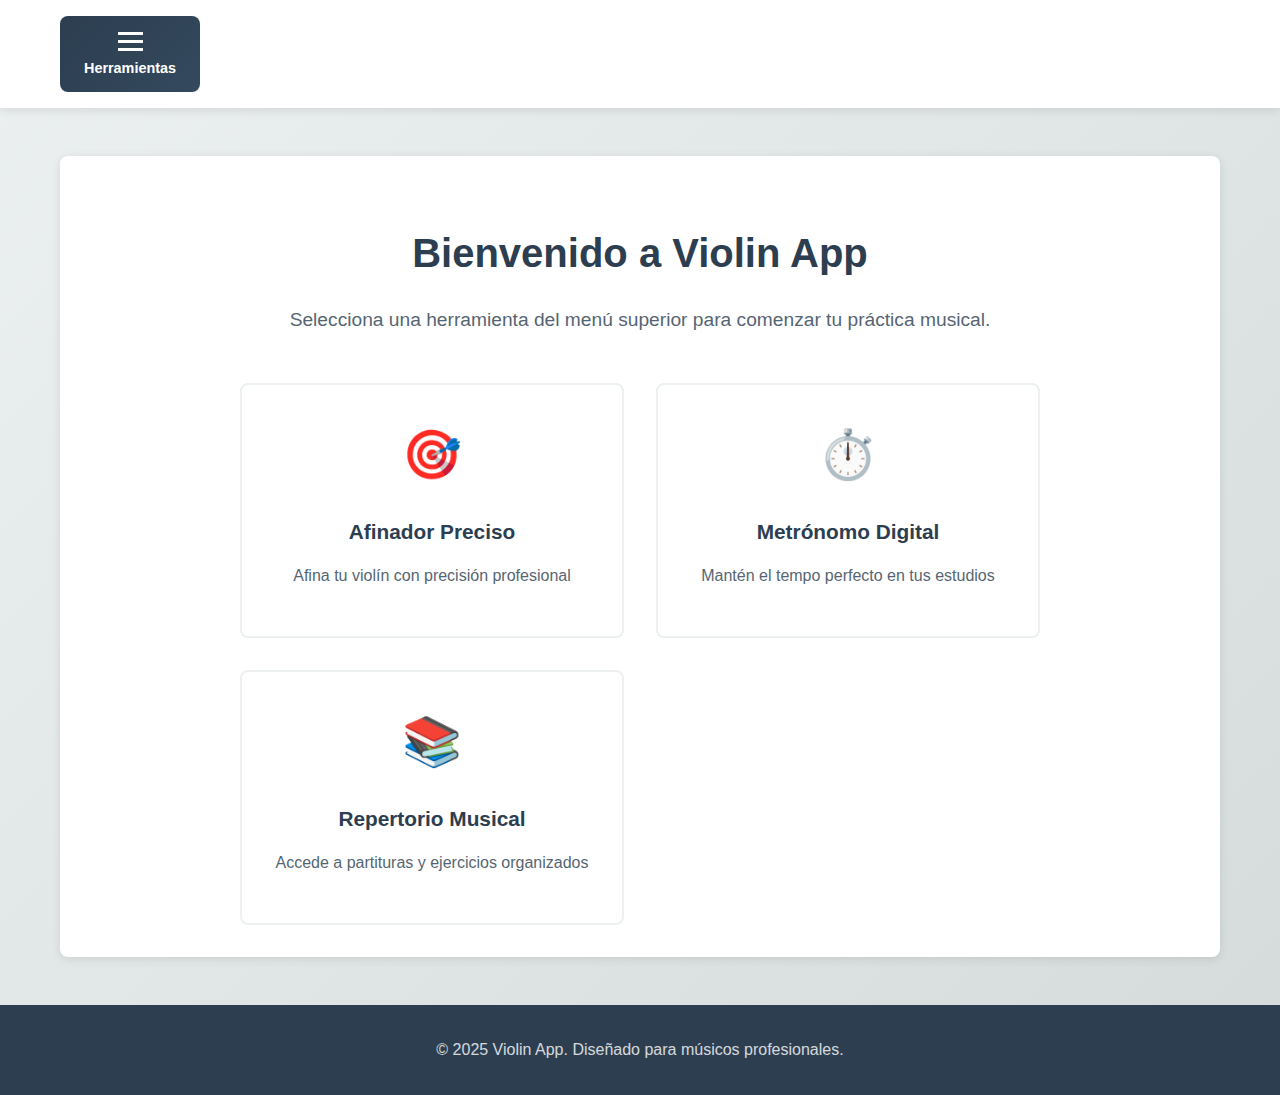
<file: index.html>
<!DOCTYPE html>
<html lang="es">
<head>
  <meta charset="UTF-8">
  <meta name="viewport" content="width=device-width, initial-scale=1.0">
  <meta name="description" content="Aplicación profesional para violinistas con afinador, metrónomo y repertorio musical">
  <meta name="keywords" content="violín, afinador, metrónomo, música, repertorio">
  <meta name="author" content="Violin App">
  <meta name="theme-color" content="#2c3e50">
  
  <title>Violin App - Herramientas Profesionales para Violinistas</title>
  
  <!-- Preload critical resources -->
  <link rel="preload" href="style.css" as="style">
  <link rel="preload" href="app.js" as="script">
  
  <!-- Stylesheets -->
  <link rel="stylesheet" href="style.css">
  
  <!-- PWA Manifest -->
  <link rel="manifest" href="manifest.json">
  
  <!-- Favicon and Icons -->
  <link rel="icon" type="image/x-icon" href="/favicon.ico">
  <link rel="apple-touch-icon" sizes="180x180" href="/apple-touch-icon.png">
  
  <!-- Open Graph Meta Tags -->
  <meta property="og:title" content="Violin App - Herramientas Profesionales">
  <meta property="og:description" content="Aplicación completa con afinador, metrónomo y repertorio para violinistas">
  <meta property="og:type" content="website">
  <meta property="og:url" content="https://violinapp.com">
  <meta property="og:image" content="/og-image.jpg">
</head>
<body>
  <!-- Skip to main content for accessibility -->
  <a href="#main-content" class="skip-link">Saltar al contenido principal</a>
  
  <!-- Header Section -->


  <!-- Navigation Bar -->
  <nav class="navbar" role="navigation" aria-label="Navegación principal">
    <div class="container">
      <div class="navbar-content">
        <!-- Menu Toggle Button -->
        <button 
          id="menuToggle" 
          class="menu-toggle"
          aria-label="Abrir menú de herramientas"
          aria-expanded="false"
          aria-controls="navigationMenu"
          type="button">
          <span class="hamburger-line"></span>
          <span class="hamburger-line"></span>
          <span class="hamburger-line"></span>
          <span class="menu-text">Herramientas</span>
        </button>
    
      </div>
      
      <!-- Dropdown Menu -->
      <div id="navigationMenu" class="nav-dropdown" aria-hidden="true">
        <div class="nav-dropdown-content">
          <ul class="nav-menu" role="menubar">
            <li role="none">
              <button 
                id="afinadorBtn" 
                class="nav-button nav-button--tuner"
                role="menuitem"
                aria-describedby="tuner-desc"
                type="button">
                <span class="button-icon" aria-hidden="true">🎯</span>
                <span class="button-text">Afinador</span>
                <span class="button-desc">Afina tu violín con precisión</span>
              </button>
              <span id="tuner-desc" class="sr-only">Herramienta para afinar el violín</span>
            </li>
            <li role="none">
              <button 
                id="metronomoBtn" 
                class="nav-button nav-button--metronome"
                role="menuitem"
                aria-describedby="metronome-desc"
                type="button">
                <span class="button-icon" aria-hidden="true">⏱️</span>
                <span class="button-text">Metrónomo</span>
                <span class="button-desc">Mantén el tempo perfecto</span>
              </button>
              <span id="metronome-desc" class="sr-only">Metrónomo para mantener el tempo</span>
            </li>
            <li role="none">
              <button 
                id="repertorioBtn" 
                class="nav-button nav-button--repertoire"
                role="menuitem"
                aria-describedby="repertoire-desc"
                type="button">
                <span class="button-icon" aria-hidden="true">📚</span>
                <span class="button-text">Repertorio</span>
                <span class="button-desc">Biblioteca de partituras</span>
              </button>
              <span id="repertoire-desc" class="sr-only">Biblioteca de partituras y ejercicios</span>
            </li>
          </ul>
        </div>
      </div>
    </div>
  </nav>

  <!-- Main Content Area -->
  <main id="main-content" class="main-content" role="main" tabindex="-1">
    <div class="container">
      <section id="contenido" class="content-section" aria-live="polite" aria-label="Área de contenido dinámico">
        <div class="welcome-screen">
          <h2 class="welcome-title">Bienvenido a Violin App</h2>
          <p class="welcome-text">
            Selecciona una herramienta del menú superior para comenzar tu práctica musical.
          </p>
          <div class="feature-highlights">
            <div class="feature-card">
              <span class="feature-icon" aria-hidden="true">🎯</span>
              <h3>Afinador Preciso</h3>
              <p>Afina tu violín con precisión profesional</p>
            </div>
            <div class="feature-card">
              <span class="feature-icon" aria-hidden="true">⏱️</span>
              <h3>Metrónomo Digital</h3>
              <p>Mantén el tempo perfecto en tus estudios</p>
            </div>
            <div class="feature-card">
              <span class="feature-icon" aria-hidden="true">📚</span>
              <h3>Repertorio Musical</h3>
              <p>Accede a partituras y ejercicios organizados</p>
            </div>
          </div>
        </div>
      </section>
    </div>
  </main>

  <!-- Footer -->
  <footer class="app-footer" role="contentinfo">
    <div class="container">
      <p class="footer-text">
        &copy; 2025 Violin App. Diseñado para músicos profesionales.
      </p>
    </div>
  </footer>

  <!-- Loading indicator -->
  <div id="loading-indicator" class="loading-indicator" aria-hidden="true">
    <div class="spinner"></div>
    <span class="loading-text">Cargando...</span>
  </div>

  <!-- Scripts -->
  <script src="app.js" defer></script>
  
  <!-- Service Worker Registration -->
  <script>
    // Register service worker for PWA functionality
    if ('serviceWorker' in navigator) {
      window.addEventListener('load', () => {
        navigator.serviceWorker.register('service-worker.js')
          .then((registration) => {
            console.log('SW registered: ', registration);
          })
          .catch((registrationError) => {
            console.log('SW registration failed: ', registrationError);
          });
      });
    }
  </script>
</body>
</html>
</file>
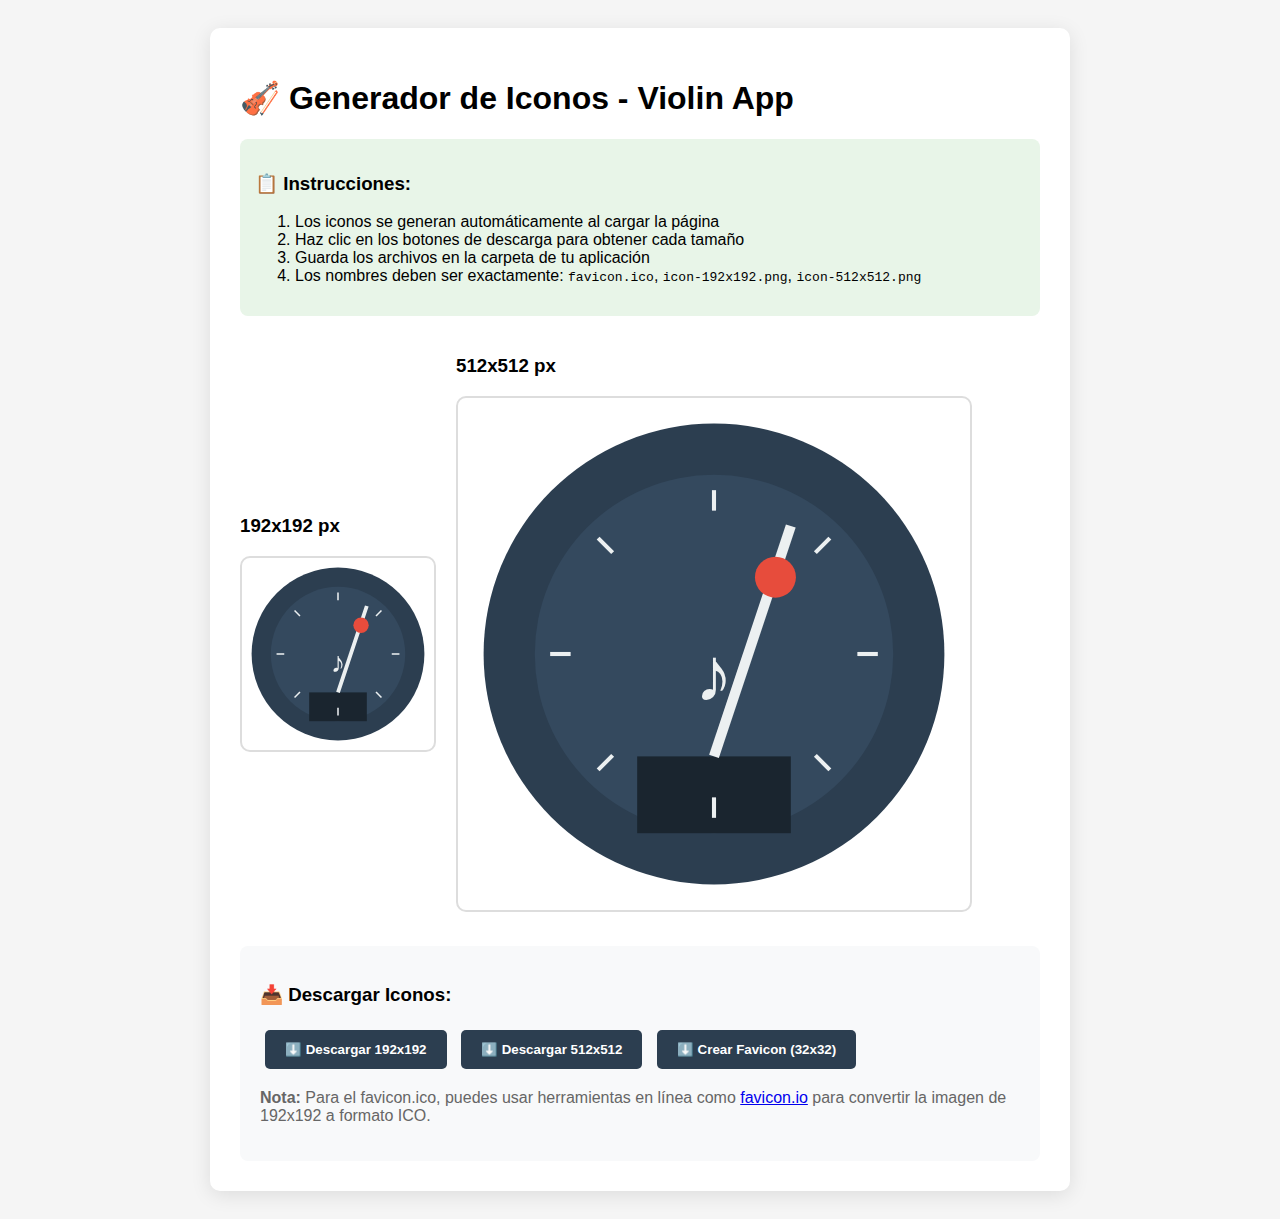
<file: create-icons.html>
<!DOCTYPE html>
<html lang="es">
<head>
    <meta charset="UTF-8">
    <meta name="viewport" content="width=device-width, initial-scale=1.0">
    <title>Generador de Iconos para Violin App</title>
    <style>
        body {
            font-family: Arial, sans-serif;
            padding: 20px;
            background: #f5f5f5;
        }
        .container {
            max-width: 800px;
            margin: 0 auto;
            background: white;
            padding: 30px;
            border-radius: 10px;
            box-shadow: 0 4px 20px rgba(0,0,0,0.1);
        }
        .icon-preview {
            display: flex;
            gap: 20px;
            margin: 20px 0;
            align-items: center;
        }
        canvas {
            border: 2px solid #ddd;
            border-radius: 10px;
        }
        .download-section {
            margin-top: 30px;
            padding: 20px;
            background: #f8f9fa;
            border-radius: 8px;
        }
        button {
            background: #2c3e50;
            color: white;
            border: none;
            padding: 12px 20px;
            border-radius: 5px;
            cursor: pointer;
            margin: 5px;
            font-weight: 600;
        }
        button:hover {
            background: #34495e;
        }
        .instructions {
            background: #e8f5e8;
            padding: 15px;
            border-radius: 8px;
            margin: 20px 0;
        }
    </style>
</head>
<body>
    <div class="container">
        <h1>🎻 Generador de Iconos - Violin App</h1>
        
        <div class="instructions">
            <h3>📋 Instrucciones:</h3>
            <ol>
                <li>Los iconos se generan automáticamente al cargar la página</li>
                <li>Haz clic en los botones de descarga para obtener cada tamaño</li>
                <li>Guarda los archivos en la carpeta de tu aplicación</li>
                <li>Los nombres deben ser exactamente: <code>favicon.ico</code>, <code>icon-192x192.png</code>, <code>icon-512x512.png</code></li>
            </ol>
        </div>

        <div class="icon-preview">
            <div>
                <h3>192x192 px</h3>
                <canvas id="icon192" width="192" height="192"></canvas>
            </div>
            <div>
                <h3>512x512 px</h3>
                <canvas id="icon512" width="512" height="512"></canvas>
            </div>
        </div>

        <div class="download-section">
            <h3>📥 Descargar Iconos:</h3>
            <button onclick="downloadIcon('icon192', 'icon-192x192.png')">⬇️ Descargar 192x192</button>
            <button onclick="downloadIcon('icon512', 'icon-512x512.png')">⬇️ Descargar 512x512</button>
            <button onclick="createFavicon()">⬇️ Crear Favicon (32x32)</button>
            
            <p style="margin-top: 15px; color: #666;">
                <strong>Nota:</strong> Para el favicon.ico, puedes usar herramientas en línea como 
                <a href="https://favicon.io/favicon-converter/" target="_blank">favicon.io</a> 
                para convertir la imagen de 192x192 a formato ICO.
            </p>
        </div>
    </div>

    <script>
        // Función para dibujar el icono del metrónomo
        function drawMetronomeIcon(canvas, size) {
            const ctx = canvas.getContext('2d');
            const center = size / 2;
            
            // Limpiar canvas
            ctx.clearRect(0, 0, size, size);
            
            // Fondo circular
            ctx.fillStyle = '#2c3e50';
            ctx.beginPath();
            ctx.arc(center, center, size * 0.45, 0, 2 * Math.PI);
            ctx.fill();
            
            // Círculo interior
            ctx.fillStyle = '#34495e';
            ctx.beginPath();
            ctx.arc(center, center, size * 0.35, 0, 2 * Math.PI);
            ctx.fill();
            
            // Base del metrónomo
            ctx.fillStyle = '#1a252f';
            ctx.fillRect(center - size * 0.15, center + size * 0.2, size * 0.3, size * 0.15);
            
            // Péndulo
            ctx.strokeStyle = '#ecf0f1';
            ctx.lineWidth = size * 0.02;
            ctx.beginPath();
            ctx.moveTo(center, center + size * 0.2);
            ctx.lineTo(center + size * 0.15, center - size * 0.25);
            ctx.stroke();
            
            // Peso del péndulo
            ctx.fillStyle = '#e74c3c';
            ctx.beginPath();
            ctx.arc(center + size * 0.12, center - size * 0.15, size * 0.04, 0, 2 * Math.PI);
            ctx.fill();
            
            // Marcas de tempo
            for (let i = 0; i < 8; i++) {
                const angle = (i * Math.PI * 2) / 8 - Math.PI / 2;
                const x1 = center + Math.cos(angle) * size * 0.28;
                const y1 = center + Math.sin(angle) * size * 0.28;
                const x2 = center + Math.cos(angle) * size * 0.32;
                const y2 = center + Math.sin(angle) * size * 0.32;
                
                ctx.strokeStyle = '#ecf0f1';
                ctx.lineWidth = size * 0.008;
                ctx.beginPath();
                ctx.moveTo(x1, y1);
                ctx.lineTo(x2, y2);
                ctx.stroke();
            }
            
            // Texto "♪" en el centro
            ctx.fillStyle = '#ecf0f1';
            ctx.font = `bold ${size * 0.15}px Arial`;
            ctx.textAlign = 'center';
            ctx.textBaseline = 'middle';
            ctx.fillText('♪', center, center + size * 0.05);
        }
        
        // Función para descargar icono
        function downloadIcon(canvasId, filename) {
            const canvas = document.getElementById(canvasId);
            const link = document.createElement('a');
            link.download = filename;
            link.href = canvas.toDataURL('image/png');
            link.click();
        }
        
        // Función para crear favicon
        function createFavicon() {
            const canvas = document.createElement('canvas');
            canvas.width = 32;
            canvas.height = 32;
            drawMetronomeIcon(canvas, 32);
            
            const link = document.createElement('a');
            link.download = 'favicon-32x32.png';
            link.href = canvas.toDataURL('image/png');
            link.click();
            
            alert('Se descargó favicon-32x32.png. Usa una herramienta online para convertirlo a favicon.ico');
        }
        
        // Generar iconos al cargar la página
        window.onload = function() {
            drawMetronomeIcon(document.getElementById('icon192'), 192);
            drawMetronomeIcon(document.getElementById('icon512'), 512);
        };
    </script>
</body>
</html>
</file>
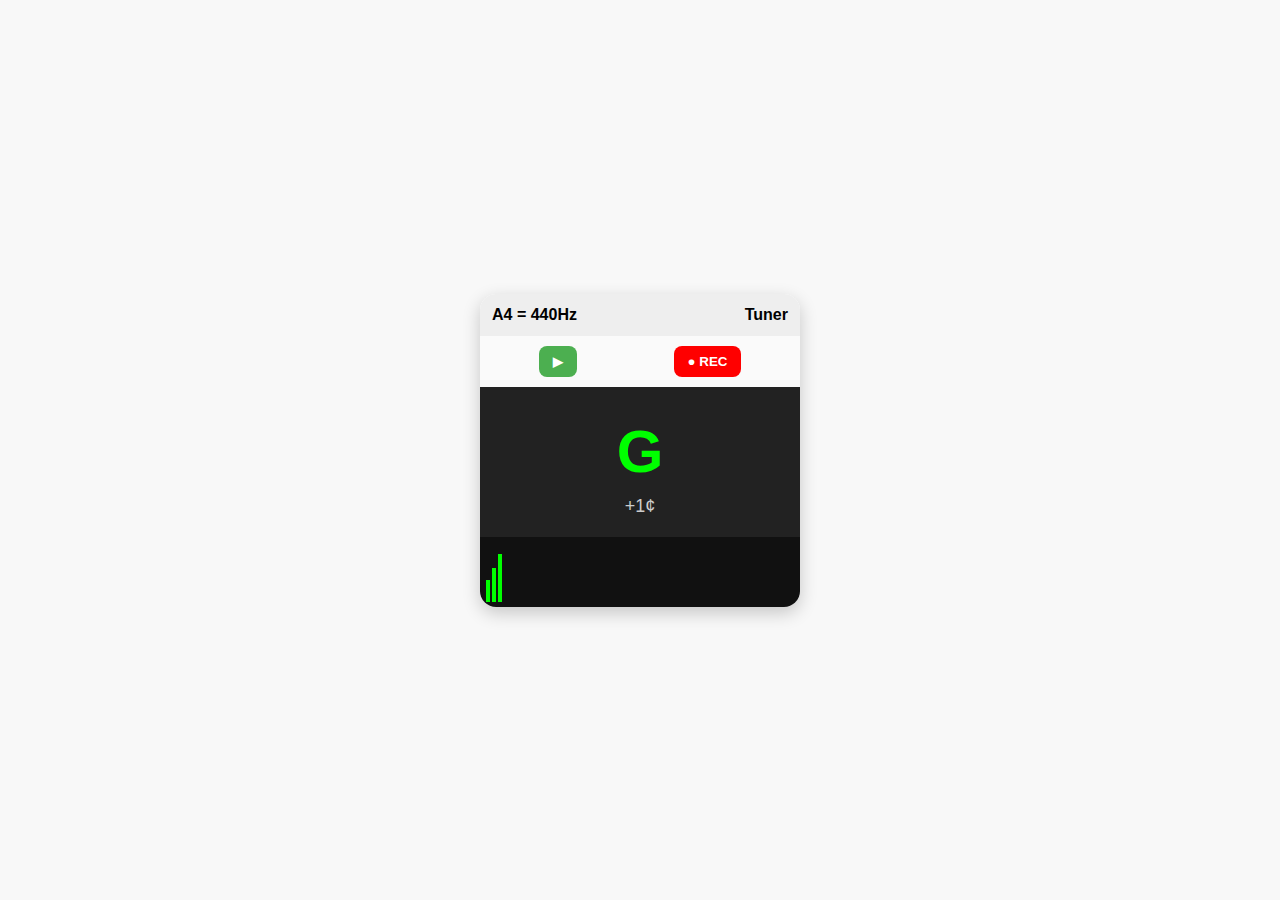
<file: test.html>
<!DOCTYPE html>
<html lang="es">
<head>
  <meta charset="UTF-8">
  <title>Afinador</title>
  <style>
    body {
      background: #f8f8f8;
      font-family: Arial, sans-serif;
      display: flex;
      justify-content: center;
      align-items: center;
      height: 100vh;
      margin: 0;
    }

    .tuner {
      width: 320px;
      background: #fff;
      border-radius: 16px;
      box-shadow: 0 6px 18px rgba(0,0,0,0.2);
      overflow: hidden;
    }

    .header {
      display: flex;
      justify-content: space-between;
      align-items: center;
      padding: 12px;
      background: #eee;
      font-weight: bold;
    }

    .controls {
      display: flex;
      justify-content: space-around;
      padding: 10px;
      background: #fafafa;
    }

    .controls button {
      border: none;
      padding: 8px 14px;
      border-radius: 8px;
      cursor: pointer;
      font-weight: bold;
    }

    .controls .play {
      background: #4caf50;
      color: white;
    }

    .controls .rec {
      background: red;
      color: white;
    }

    .meter {
      text-align: center;
      padding: 20px;
      background: #222;
      color: lime;
    }

    .note {
      font-size: 60px;
      font-weight: bold;
      margin: 10px 0;
    }

    .cents {
      font-size: 18px;
      margin-top: 5px;
      color: #ccc;
    }

    .graph {
      height: 60px;
      background: #111;
      display: flex;
      align-items: flex-end;
      padding: 5px;
    }

    .graph div {
      width: 4px;
      margin: 0 1px;
      background: lime;
      height: 20px;
    }
  </style>
</head>
<body>
  <div class="tuner">
    <div class="header">
      <span>A4 = 440Hz</span>
      <span>Tuner</span>
    </div>

    <div class="controls">
      <button class="play">▶</button>
      <button class="rec">● REC</button>
    </div>

    <div class="meter">
      <div class="note">G</div>
      <div class="cents">+1¢</div>
    </div>

    <div class="graph" id="graph">
      <!-- barras dinámicas -->
    </div>
  </div>

  <script>
    // Ejemplo de animación del gráfico
    const graph = document.getElementById("graph");
    setInterval(() => {
      const bar = document.createElement("div");
      bar.style.height = (Math.random() * 40 + 10) + "px";
      if (graph.children.length > 60) {
        graph.removeChild(graph.firstChild);
      }
      graph.appendChild(bar);
    }, 200);
  </script>
</body>
</html>
</file>
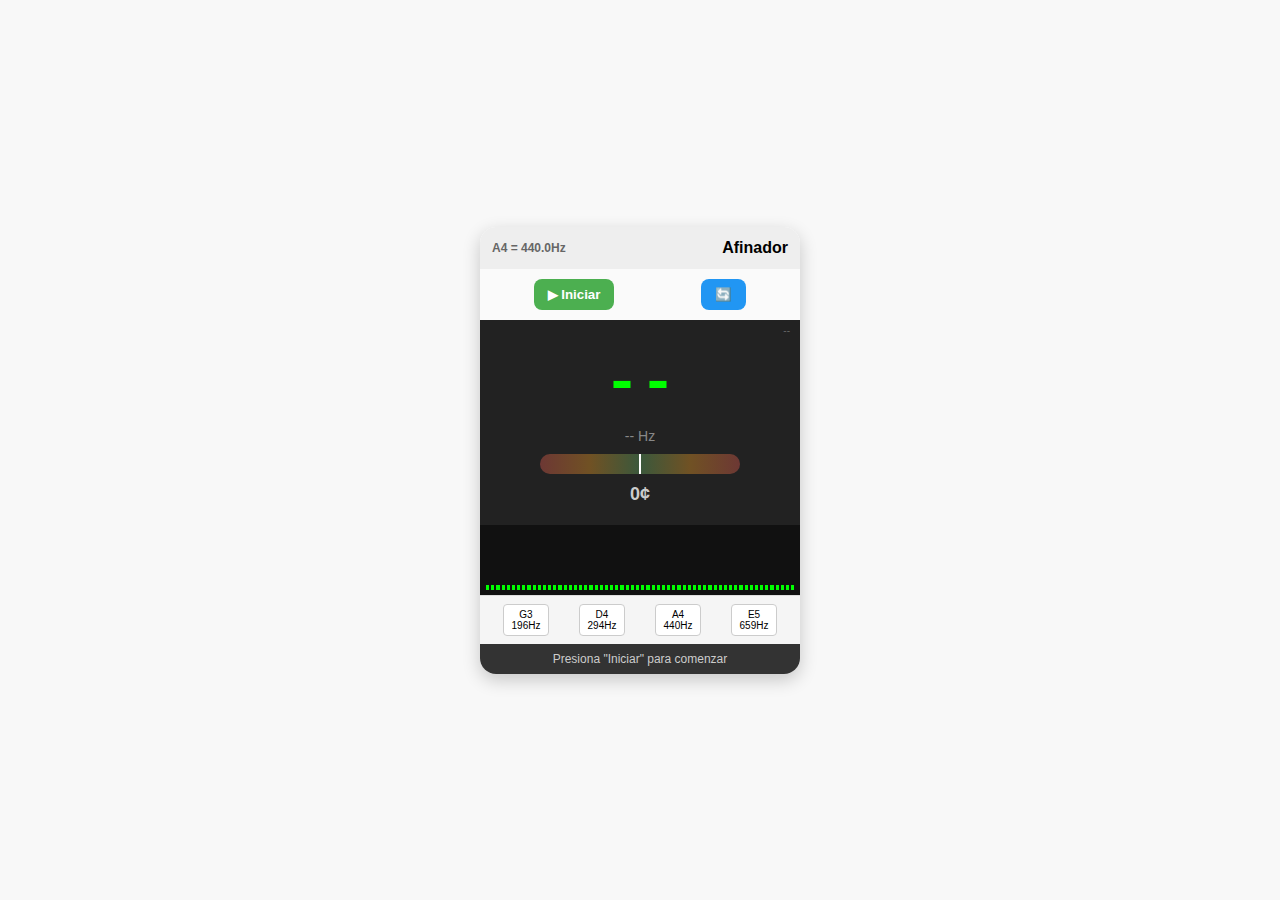
<file: tuner-simple.html>
<!DOCTYPE html>
<html lang="es">
<head>
  <meta charset="UTF-8">
  <title>Afinador de Violín</title>
  <style>
    body {
      background: #f8f8f8;
      font-family: Arial, sans-serif;
      display: flex;
      justify-content: center;
      align-items: center;
      height: 100vh;
      margin: 0;
    }

    .tuner {
      width: 320px;
      background: #fff;
      border-radius: 16px;
      box-shadow: 0 6px 18px rgba(0,0,0,0.2);
      overflow: hidden;
    }

    .header {
      display: flex;
      justify-content: space-between;
      align-items: center;
      padding: 12px;
      background: #eee;
      font-weight: bold;
    }

    .a4-display {
      font-size: 12px;
      color: #666;
    }

    .controls {
      display: flex;
      justify-content: space-around;
      padding: 10px;
      background: #fafafa;
    }

    .controls button {
      border: none;
      padding: 8px 14px;
      border-radius: 8px;
      cursor: pointer;
      font-weight: bold;
      transition: all 0.3s ease;
    }

    .controls .start {
      background: #4caf50;
      color: white;
    }

    .controls .start:hover {
      background: #45a049;
    }

    .controls .stop {
      background: #f44336;
      color: white;
    }

    .controls .stop:hover {
      background: #da190b;
    }

    .controls .reset {
      background: #2196f3;
      color: white;
    }

    .controls .reset:hover {
      background: #0b7dda;
    }

    .meter {
      text-align: center;
      padding: 20px;
      background: #222;
      color: lime;
      position: relative;
    }

    .note {
      font-size: 60px;
      font-weight: bold;
      margin: 10px 0;
      font-family: 'Courier New', monospace;
    }

    .frequency {
      font-size: 14px;
      color: #888;
      margin: 5px 0;
    }

    .cents {
      font-size: 18px;
      margin-top: 5px;
      color: #ccc;
      font-weight: bold;
    }

    .cents.perfect {
      color: #4caf50;
    }

    .cents.close {
      color: #ff9800;
    }

    .cents.off {
      color: #f44336;
    }

    .gauge {
      width: 200px;
      height: 20px;
      background: #333;
      border-radius: 10px;
      margin: 10px auto;
      position: relative;
      overflow: hidden;
    }

    .gauge-fill {
      height: 100%;
      background: linear-gradient(90deg, #f44336 0%, #ff9800 25%, #4caf50 50%, #ff9800 75%, #f44336 100%);
      width: 100%;
      opacity: 0.3;
    }

    .gauge-needle {
      position: absolute;
      top: 0;
      left: 50%;
      width: 2px;
      height: 100%;
      background: white;
      transform: translateX(-50%);
      transition: left 0.1s ease;
    }

    .graph {
      height: 60px;
      background: #111;
      display: flex;
      align-items: flex-end;
      padding: 5px;
      overflow: hidden;
    }

    .graph div {
      width: 4px;
      margin: 0 1px;
      background: lime;
      height: 20px;
      transition: height 0.1s ease;
    }

    .status {
      text-align: center;
      padding: 8px;
      background: #333;
      color: #ccc;
      font-size: 12px;
    }

    .status.active {
      background: #4caf50;
      color: white;
    }

    .status.error {
      background: #f44336;
      color: white;
    }

    .confidence {
      position: absolute;
      top: 5px;
      right: 10px;
      font-size: 10px;
      color: #666;
    }

    .violin-strings {
      display: flex;
      justify-content: space-around;
      padding: 8px;
      background: #f5f5f5;
      border-top: 1px solid #ddd;
    }

    .string-btn {
      border: 1px solid #ccc;
      background: white;
      padding: 4px 8px;
      border-radius: 4px;
      font-size: 10px;
      cursor: pointer;
      transition: all 0.2s ease;
    }

    .string-btn:hover {
      background: #e0e0e0;
    }

    .string-btn.active {
      background: #4caf50;
      color: white;
      border-color: #4caf50;
    }
  </style>
</head>
<body>
  <div class="tuner">
    <div class="header">
      <span class="a4-display" id="a4Display">A4 = 440.0Hz</span>
      <span>Afinador</span>
    </div>

    <div class="controls">
      <button class="start" id="startBtn">▶ Iniciar</button>
      <button class="stop" id="stopBtn" style="display: none;">⏹ Parar</button>
      <button class="reset" id="resetBtn">🔄</button>
    </div>

    <div class="meter">
      <div class="confidence" id="confidence">--</div>
      <div class="note" id="noteDisplay">--</div>
      <div class="frequency" id="frequencyDisplay">-- Hz</div>
      <div class="gauge">
        <div class="gauge-fill"></div>
        <div class="gauge-needle" id="gaugeNeedle"></div>
      </div>
      <div class="cents" id="centsDisplay">0¢</div>
    </div>

    <div class="graph" id="graph">
      <!-- barras dinámicas del espectro -->
    </div>

    <div class="violin-strings">
      <button class="string-btn" data-note="G3" data-freq="196.00">G3<br>196Hz</button>
      <button class="string-btn" data-note="D4" data-freq="293.66">D4<br>294Hz</button>
      <button class="string-btn" data-note="A4" data-freq="440.00">A4<br>440Hz</button>
      <button class="string-btn" data-note="E5" data-freq="659.25">E5<br>659Hz</button>
    </div>

    <div class="status" id="status">Presiona "Iniciar" para comenzar</div>
  </div>

  <script>
    // Variables del afinador
    let audioContext = null;
    let analyser = null;
    let microphone = null;
    let bandpassFilter = null;
    let isActive = false;
    let pitchDetectionLoop = null;
    let a4Frequency = 440.0;

    // Referencias DOM
    const startBtn = document.getElementById('startBtn');
    const stopBtn = document.getElementById('stopBtn');
    const resetBtn = document.getElementById('resetBtn');
    const noteDisplay = document.getElementById('noteDisplay');
    const frequencyDisplay = document.getElementById('frequencyDisplay');
    const centsDisplay = document.getElementById('centsDisplay');
    const gaugeNeedle = document.getElementById('gaugeNeedle');
    const confidence = document.getElementById('confidence');
    const status = document.getElementById('status');
    const graph = document.getElementById('graph');
    const a4Display = document.getElementById('a4Display');
    const stringButtons = document.querySelectorAll('.string-btn');

    // Event listeners
    startBtn.addEventListener('click', startTuner);
    stopBtn.addEventListener('click', stopTuner);
    resetBtn.addEventListener('click', resetA4);

    // Botones de cuerdas
    stringButtons.forEach(btn => {
      btn.addEventListener('click', () => {
        const freq = parseFloat(btn.dataset.freq);
        playReferenceNote(freq);
        
        // Marcar como activo temporalmente
        stringButtons.forEach(b => b.classList.remove('active'));
        btn.classList.add('active');
        setTimeout(() => btn.classList.remove('active'), 1000);
      });
    });

    // Inicializar gráfico
    for (let i = 0; i < 60; i++) {
      const bar = document.createElement('div');
      bar.style.height = '5px';
      graph.appendChild(bar);
    }

    async function startTuner() {
      try {
        updateStatus('Solicitando acceso al micrófono...', 'active');
        
        const stream = await navigator.mediaDevices.getUserMedia({
          audio: {
            echoCancellation: false,
            noiseSuppression: false,
            autoGainControl: false,
            sampleRate: 44100
          }
        });

        audioContext = new (window.AudioContext || window.webkitAudioContext)();
        analyser = audioContext.createAnalyser();
        microphone = audioContext.createMediaStreamSource(stream);

        // Filtro pasa banda para violín
        bandpassFilter = audioContext.createBiquadFilter();
        bandpassFilter.type = 'bandpass';
        bandpassFilter.frequency.setValueAtTime(675, audioContext.currentTime);
        bandpassFilter.Q.setValueAtTime(1.2, audioContext.currentTime);

        // Configurar analizador
        analyser.fftSize = 4096;
        analyser.smoothingTimeConstant = 0.3;

        // Conectar cadena de audio
        microphone.connect(bandpassFilter);
        bandpassFilter.connect(analyser);

        isActive = true;
        startBtn.style.display = 'none';
        stopBtn.style.display = 'block';
        
        updateStatus('Micrófono activo - Toca una cuerda', 'active');
        startPitchDetection();

      } catch (error) {
        console.error('Error:', error);
        updateStatus('Error: No se pudo acceder al micrófono', 'error');
      }
    }

    function stopTuner() {
      isActive = false;
      
      if (pitchDetectionLoop) {
        cancelAnimationFrame(pitchDetectionLoop);
        pitchDetectionLoop = null;
      }
      
      if (microphone && microphone.mediaStream) {
        microphone.mediaStream.getTracks().forEach(track => track.stop());
      }
      
      if (audioContext) {
        audioContext.close();
        audioContext = null;
      }

      microphone = null;
      analyser = null;
      bandpassFilter = null;

      startBtn.style.display = 'block';
      stopBtn.style.display = 'none';
      
      resetDisplay();
      updateStatus('Afinador detenido', '');
    }

    function startPitchDetection() {
      const bufferLength = analyser.frequencyBinCount;
      const timeDataArray = new Float32Array(bufferLength);
      const freqDataArray = new Uint8Array(bufferLength);
      
      function detectPitch() {
        if (!isActive) return;
        
        analyser.getFloatTimeDomainData(timeDataArray);
        analyser.getByteFrequencyData(freqDataArray);
        
        // Actualizar gráfico de espectro
        updateSpectrum(freqDataArray);
        
        // Calcular volumen
        const volume = calculateVolume(timeDataArray);
        
        if (volume > -40) {
          const pitchResult = yinPitchDetection(timeDataArray);
          
          if (pitchResult.frequency > 80 && pitchResult.frequency < 2000 && pitchResult.confidence > 0.15) {
            const noteInfo = frequencyToNote(pitchResult.frequency);
            updateDisplay(noteInfo, pitchResult);
          }
        } else {
          resetDisplay();
        }
        
        pitchDetectionLoop = requestAnimationFrame(detectPitch);
      }
      
      detectPitch();
    }

    function yinPitchDetection(buffer) {
      const sampleRate = audioContext.sampleRate;
      const threshold = 0.1;
      const bufferSize = buffer.length;
      const halfBufferSize = Math.floor(bufferSize / 2);
      
      const yinBuffer = new Float32Array(halfBufferSize);
      
      // Función de diferencia
      for (let tau = 0; tau < halfBufferSize; tau++) {
        yinBuffer[tau] = 0;
        for (let i = 0; i < halfBufferSize; i++) {
          const delta = buffer[i] - buffer[i + tau];
          yinBuffer[tau] += delta * delta;
        }
      }
      
      // Normalización cumulativa
      yinBuffer[0] = 1;
      let runningSum = 0;
      
      for (let tau = 1; tau < halfBufferSize; tau++) {
        runningSum += yinBuffer[tau];
        if (runningSum === 0) {
          yinBuffer[tau] = 1;
        } else {
          yinBuffer[tau] *= tau / runningSum;
        }
      }
      
      // Buscar mínimo
      let tau = 2;
      while (tau < halfBufferSize) {
        if (yinBuffer[tau] < threshold) {
          const frequency = sampleRate / tau;
          const confidence = 1 - yinBuffer[tau];
          return { frequency, confidence };
        }
        tau++;
      }
      
      return { frequency: 0, confidence: 0 };
    }

    function frequencyToNote(frequency) {
      const semitoneRatio = Math.pow(2, 1/12);
      const semitonesFromA4 = Math.round(12 * Math.log2(frequency / a4Frequency));
      const exactSemitones = 12 * Math.log2(frequency / a4Frequency);
      const cents = Math.round((exactSemitones - semitonesFromA4) * 100);
      
      const noteNames = ['C', 'C#', 'D', 'D#', 'E', 'F', 'F#', 'G', 'G#', 'A', 'A#', 'B'];
      const noteIndex = (semitonesFromA4 + 9 + 120) % 12;
      const octave = Math.floor((semitonesFromA4 + 9) / 12) + 4;
      
      return {
        note: noteNames[noteIndex],
        octave: octave,
        frequency: frequency,
        cents: cents
      };
    }

    function calculateVolume(buffer) {
      let sum = 0;
      for (let i = 0; i < buffer.length; i++) {
        sum += buffer[i] * buffer[i];
      }
      const rms = Math.sqrt(sum / buffer.length);
      return 20 * Math.log10(Math.max(rms, 0.000001));
    }

    function updateDisplay(noteInfo, pitchResult) {
      noteDisplay.textContent = noteInfo.note + noteInfo.octave;
      frequencyDisplay.textContent = noteInfo.frequency.toFixed(1) + ' Hz';
      
      const cents = noteInfo.cents;
      centsDisplay.textContent = (cents > 0 ? '+' : '') + cents + '¢';
      
      // Colorear según afinación
      centsDisplay.className = 'cents';
      if (Math.abs(cents) < 5) {
        centsDisplay.classList.add('perfect');
      } else if (Math.abs(cents) < 15) {
        centsDisplay.classList.add('close');
      } else {
        centsDisplay.classList.add('off');
      }
      
      // Actualizar aguja del gauge
      const needlePosition = Math.max(0, Math.min(100, 50 + (cents / 50) * 50));
      gaugeNeedle.style.left = needlePosition + '%';
      
      // Mostrar confianza
      confidence.textContent = Math.round(pitchResult.confidence * 100) + '%';
    }

    function updateSpectrum(freqData) {
      const bars = graph.children;
      const step = Math.floor(freqData.length / bars.length);
      
      for (let i = 0; i < bars.length; i++) {
        const value = freqData[i * step] || 0;
        const height = (value / 255) * 50 + 5;
        bars[i].style.height = height + 'px';
      }
    }

    function resetDisplay() {
      noteDisplay.textContent = '--';
      frequencyDisplay.textContent = '-- Hz';
      centsDisplay.textContent = '0¢';
      centsDisplay.className = 'cents';
      gaugeNeedle.style.left = '50%';
      confidence.textContent = '--';
    }

    function updateStatus(text, className) {
      status.textContent = text;
      status.className = 'status ' + className;
    }

    function resetA4() {
      a4Frequency = 440.0;
      a4Display.textContent = 'A4 = 440.0Hz';
      updateStatus('Calibración reseteada a 440Hz', 'active');
      setTimeout(() => {
        if (!isActive) updateStatus('Presiona "Iniciar" para comenzar', '');
      }, 2000);
    }

    function playReferenceNote(frequency) {
      if (!audioContext) {
        const tempContext = new (window.AudioContext || window.webkitAudioContext)();
        const oscillator = tempContext.createOscillator();
        const gainNode = tempContext.createGain();
        
        oscillator.connect(gainNode);
        gainNode.connect(tempContext.destination);
        
        oscillator.frequency.setValueAtTime(frequency, tempContext.currentTime);
        oscillator.type = 'sine';
        
        gainNode.gain.setValueAtTime(0, tempContext.currentTime);
        gainNode.gain.linearRampToValueAtTime(0.3, tempContext.currentTime + 0.1);
        gainNode.gain.exponentialRampToValueAtTime(0.001, tempContext.currentTime + 1);
        
        oscillator.start(tempContext.currentTime);
        oscillator.stop(tempContext.currentTime + 1);
        
        setTimeout(() => tempContext.close(), 1100);
      }
    }
  </script>
</body>
</html>
</file>
<file: style.css>
/* Reset and base styles */
* {
  box-sizing: border-box;
}

:root {
  --primary-color: #2c3e50;
  --secondary-color: #3498db;
  --accent-color: #e74c3c;
  --success-color: #27ae60;
  --warning-color: #f39c12;
  --background-color: #ecf0f1;
  --text-color: #2c3e50;
  --light-gray: #bdc3c7;
  --white: #ffffff;
  --shadow: 0 2px 10px rgba(0, 0, 0, 0.1);
  --border-radius: 8px;
  --transition: all 0.3s cubic-bezier(0.4, 0, 0.2, 1);
}

body {
  font-family: 'Segoe UI', Tahoma, Geneva, Verdana, sans-serif;
  line-height: 1.6;
  margin: 0;
  padding: 0;
  background: linear-gradient(135deg, var(--background-color) 0%, #d5dbdb 100%);
  color: var(--text-color);
  min-height: 100vh;
  display: flex;
  flex-direction: column;
}

/* Accessibility */
.skip-link {
  position: absolute;
  top: -40px;
  left: 6px;
  background: var(--primary-color);
  color: var(--white);
  padding: 8px;
  text-decoration: none;
  border-radius: var(--border-radius);
  z-index: 1000;
  transition: var(--transition);
}

.skip-link:focus {
  top: 6px;
}

.sr-only {
  position: absolute;
  width: 1px;
  height: 1px;
  padding: 0;
  margin: -1px;
  overflow: hidden;
  clip: rect(0, 0, 0, 0);
  white-space: nowrap;
  border: 0;
}

/* Container */
.container {
  max-width: 1200px;
  margin: 0 auto;
  padding: 0 20px;
}

/* Header */
.app-header {
  background: linear-gradient(135deg, var(--primary-color) 0%, #34495e 100%);
  color: var(--white);
  padding: 2rem 0;
  box-shadow: var(--shadow);
  position: relative;
  overflow: hidden;
}

.app-header::before {
  content: '';
  position: absolute;
  top: 0;
  left: 0;
  right: 0;
  bottom: 0;
  background: url('data:image/svg+xml,<svg xmlns="http://www.w3.org/2000/svg" viewBox="0 0 100 100"><defs><pattern id="grain" width="100" height="100" patternUnits="userSpaceOnUse"><circle cx="50" cy="50" r="1" fill="rgba(255,255,255,0.05)"/></pattern></defs><rect width="100" height="100" fill="url(%23grain)"/></svg>');
  pointer-events: none;
}

.app-title {
  font-size: clamp(2rem, 5vw, 3.5rem);
  font-weight: 700;
  margin: 0;
  text-align: center;
  position: relative;
  z-index: 1;
}

.app-icon {
  font-size: 1.2em;
  margin-right: 0.5rem;
  display: inline-block;
  animation: bounce 2s infinite;
}

.app-subtitle {
  display: block;
  font-size: 0.4em;
  font-weight: 300;
  margin-top: 0.5rem;
  opacity: 0.9;
}

@keyframes bounce {
  0%, 20%, 50%, 80%, 100% { transform: translateY(0); }
  40% { transform: translateY(-10px); }
  60% { transform: translateY(-5px); }
}

/* Navigation Bar */
.navbar {
  background: var(--white);
  padding: 1rem 0;
  box-shadow: var(--shadow);
  position: sticky;
  top: 0;
  z-index: 1000;
}

.navbar-content {
  display: flex;
  justify-content: space-between;
  align-items: center;
}

/* Menu Toggle Button (Hamburger) */
.menu-toggle {
  display: flex;
  flex-direction: column;
  align-items: center;
  justify-content: center;
  background: linear-gradient(135deg, var(--primary-color) 0%, #34495e 100%);
  color: var(--white);
  border: none;
  border-radius: var(--border-radius);
  padding: 1rem 1.5rem;
  cursor: pointer;
  transition: var(--transition);
  font-weight: 600;
  gap: 0.3rem;
  position: relative;
  overflow: hidden;
}

.menu-toggle:hover {
  background: linear-gradient(135deg, #34495e 0%, var(--primary-color) 100%);
  transform: translateY(-2px);
  box-shadow: 0 4px 15px rgba(0, 0, 0, 0.2);
}

.menu-toggle:focus {
  outline: 3px solid var(--secondary-color);
  outline-offset: 2px;
}

/* Hamburger Lines */
.hamburger-line {
  width: 25px;
  height: 3px;
  background: var(--white);
  transition: var(--transition);
  transform-origin: center;
}

.menu-toggle[aria-expanded="true"] .hamburger-line:nth-child(1) {
  transform: rotate(45deg) translate(6px, 6px);
}

.menu-toggle[aria-expanded="true"] .hamburger-line:nth-child(2) {
  opacity: 0;
}

.menu-toggle[aria-expanded="true"] .hamburger-line:nth-child(3) {
  transform: rotate(-45deg) translate(6px, -6px);
}

.menu-text {
  font-size: 0.9rem;
  margin-top: 0.3rem;
}

/* Current Tool Display */
.current-tool {
  font-size: 1.2rem;
  font-weight: 600;
  color: var(--primary-color);
}

/* Dropdown Menu */
.nav-dropdown {
  position: absolute;
  top: 100%;
  left: 0;
  right: 0;
  background: var(--white);
  box-shadow: 0 4px 20px rgba(0, 0, 0, 0.15);
  border-radius: 0 0 var(--border-radius) var(--border-radius);
  opacity: 0;
  visibility: hidden;
  transform: translateY(-10px);
  transition: var(--transition);
  max-height: 0;
  overflow: hidden;
}

.nav-dropdown.show {
  opacity: 1;
  visibility: visible;
  transform: translateY(0);
  max-height: 400px;
}

.nav-dropdown-content {
  padding: 1rem;
}

.nav-menu {
  list-style: none;
  margin: 0;
  padding: 0;
  display: flex;
  flex-direction: column;
  gap: 0.5rem;
}

.nav-button {
  display: flex;
  align-items: center;
  justify-content: flex-start;
  padding: 1rem 1.5rem;
  border: none;
  border-radius: var(--border-radius);
  font-size: 1rem;
  font-weight: 600;
  cursor: pointer;
  transition: var(--transition);
  text-decoration: none;
  color: var(--white);
  width: 100%;
  text-align: left;
  position: relative;
  overflow: hidden;
  gap: 1rem;
}

.nav-button::before {
  content: '';
  position: absolute;
  top: 0;
  left: -100%;
  width: 100%;
  height: 100%;
  background: linear-gradient(90deg, transparent, rgba(255,255,255,0.2), transparent);
  transition: var(--transition);
}

.nav-button:hover::before {
  left: 100%;
}

.nav-button:hover {
  transform: translateX(5px);
  box-shadow: 0 4px 15px rgba(0, 0, 0, 0.15);
}

.nav-button:focus {
  outline: 3px solid var(--secondary-color);
  outline-offset: 2px;
}

.button-icon {
  font-size: 1.8rem;
  flex-shrink: 0;
}

.button-text {
  font-size: 1.1rem;
  font-weight: 600;
  margin: 0;
}

.button-desc {
  font-size: 0.85rem;
  opacity: 0.8;
  font-weight: 400;
  display: block;
  margin-top: 0.2rem;
}

.nav-button--tuner {
  background: linear-gradient(135deg, var(--success-color) 0%, #2ecc71 100%);
}

.nav-button--metronome {
  background: linear-gradient(135deg, var(--secondary-color) 0%, #5dade2 100%);
}

.nav-button--repertoire {
  background: linear-gradient(135deg, var(--warning-color) 0%, #f7dc6f 100%);
}

/* Backdrop for mobile */
.nav-backdrop {
  position: fixed;
  top: 0;
  left: 0;
  width: 100%;
  height: 100%;
  background: rgba(0, 0, 0, 0.5);
  opacity: 0;
  visibility: hidden;
  transition: var(--transition);
  z-index: 999;
}

.nav-backdrop.show {
  opacity: 1;
  visibility: visible;
}

/* Main Content */
.main-content {
  flex: 1;
  padding: 3rem 0;
}

.content-section {
  background: var(--white);
  border-radius: var(--border-radius);
  padding: 2rem;
  box-shadow: var(--shadow);
  min-height: 400px;
}

/* Welcome Screen */
.welcome-screen {
  text-align: center;
  max-width: 800px;
  margin: 0 auto;
}

.welcome-title {
  font-size: 2.5rem;
  color: var(--primary-color);
  margin-bottom: 1rem;
  font-weight: 700;
}

.welcome-text {
  font-size: 1.2rem;
  color: var(--text-color);
  margin-bottom: 3rem;
  opacity: 0.8;
}

.feature-highlights {
  display: grid;
  grid-template-columns: repeat(auto-fit, minmax(250px, 1fr));
  gap: 2rem;
  margin-top: 3rem;
}

.feature-card {
  background: var(--white);
  border: 2px solid var(--background-color);
  border-radius: var(--border-radius);
  padding: 2rem;
  transition: var(--transition);
  text-align: center;
}

.feature-card:hover {
  transform: translateY(-5px);
  border-color: var(--secondary-color);
  box-shadow: var(--shadow);
}

.feature-icon {
  font-size: 3rem;
  display: block;
  margin-bottom: 1rem;
}

.feature-card h3 {
  color: var(--primary-color);
  margin-bottom: 1rem;
  font-size: 1.3rem;
}

.feature-card p {
  color: var(--text-color);
  opacity: 0.8;
  line-height: 1.5;
}

/* Footer */
.app-footer {
  background: var(--primary-color);
  color: var(--white);
  text-align: center;
  padding: 2rem 0;
  margin-top: auto;
}

.footer-text {
  margin: 0;
  opacity: 0.8;
}

/* Loading Indicator */
.loading-indicator {
  position: fixed;
  top: 0;
  left: 0;
  width: 100%;
  height: 100%;
  background: rgba(255, 255, 255, 0.9);
  display: none;
  align-items: center;
  justify-content: center;
  flex-direction: column;
  z-index: 1000;
}

.loading-indicator.show {
  display: flex;
}

.spinner {
  width: 50px;
  height: 50px;
  border: 4px solid var(--light-gray);
  border-top: 4px solid var(--primary-color);
  border-radius: 50%;
  animation: spin 1s linear infinite;
  margin-bottom: 1rem;
}

@keyframes spin {
  0% { transform: rotate(0deg); }
  100% { transform: rotate(360deg); }
}

.loading-text {
  color: var(--primary-color);
  font-weight: 600;
}

/* Responsive Design */
@media (max-width: 768px) {
  .container {
    padding: 0 15px;
  }
  
  .app-title {
    font-size: 2rem;
  }
  
  .navbar-content {
    flex-direction: column;
    gap: 1rem;
  }
  
  .current-tool {
    order: -1;
  }
  
  .nav-dropdown {
    position: fixed;
    top: 0;
    left: 0;
    right: 0;
    bottom: 0;
    border-radius: 0;
    z-index: 1001;
    max-height: 100vh;
    display: flex;
    align-items: center;
    justify-content: center;
  }
  
  .nav-dropdown-content {
    background: var(--white);
    border-radius: var(--border-radius);
    padding: 2rem;
    max-width: 90vw;
    width: 100%;
    max-width: 400px;
  }
  
  .welcome-title {
    font-size: 2rem;
  }
  
  .feature-highlights {
    grid-template-columns: 1fr;
  }
}

/* Metronome Styles */
.metronome-container {
  max-width: 600px;
  margin: 0 auto;
  text-align: center;
}

.metronome-title {
  font-size: 2.5rem;
  color: var(--primary-color);
  margin-bottom: 2rem;
  font-weight: 700;
}

.metronome-icon {
  font-size: 1.2em;
  margin-right: 0.5rem;
  animation: tick 1s infinite;
}

@keyframes tick {
  0%, 50% { transform: rotate(-10deg); }
  100% { transform: rotate(10deg); }
}

/* Tempo Display */
.tempo-display {
  background: linear-gradient(135deg, var(--primary-color) 0%, #34495e 100%);
  color: var(--white);
  padding: 2rem;
  border-radius: var(--border-radius);
  margin-bottom: 2rem;
  box-shadow: var(--shadow);
}

.tempo-value {
  font-size: 4rem;
  font-weight: 700;
  line-height: 1;
  margin-bottom: 0.5rem;
}

.tempo-unit {
  font-size: 1.5rem;
  opacity: 0.8;
  margin-left: 0.5rem;
}

.time-signature {
  font-size: 1.5rem;
  font-weight: 600;
  opacity: 0.9;
}

/* Tempo Controls */
.tempo-controls {
  display: flex;
  align-items: center;
  gap: 1rem;
  margin-bottom: 2rem;
  justify-content: center;
}

.tempo-btn {
  width: 50px;
  height: 50px;
  border: none;
  border-radius: 50%;
  font-size: 1.5rem;
  font-weight: bold;
  cursor: pointer;
  transition: var(--transition);
  display: flex;
  align-items: center;
  justify-content: center;
}

.tempo-btn--decrease {
  background: linear-gradient(135deg, var(--accent-color) 0%, #e55039 100%);
  color: var(--white);
}

.tempo-btn--increase {
  background: linear-gradient(135deg, var(--success-color) 0%, #2ecc71 100%);
  color: var(--white);
}

.tempo-btn:hover {
  transform: scale(1.1);
  box-shadow: 0 4px 15px rgba(0, 0, 0, 0.2);
}

.tempo-slider {
  flex: 1;
  max-width: 300px;
  height: 8px;
  background: var(--light-gray);
  outline: none;
  border-radius: 5px;
  -webkit-appearance: none;
  appearance: none;
}

.tempo-slider::-webkit-slider-thumb {
  -webkit-appearance: none;
  appearance: none;
  width: 25px;
  height: 25px;
  background: linear-gradient(135deg, var(--secondary-color) 0%, #5dade2 100%);
  cursor: pointer;
  border-radius: 50%;
  box-shadow: 0 2px 5px rgba(0, 0, 0, 0.2);
}

.tempo-slider::-moz-range-thumb {
  width: 25px;
  height: 25px;
  background: linear-gradient(135deg, var(--secondary-color) 0%, #5dade2 100%);
  cursor: pointer;
  border-radius: 50%;
  box-shadow: 0 2px 5px rgba(0, 0, 0, 0.2);
  border: none;
}

/* Tempo Presets */
.tempo-presets {
  display: grid;
  grid-template-columns: repeat(auto-fit, minmax(120px, 1fr));
  gap: 0.5rem;
  margin-bottom: 2rem;
}

.preset-btn {
  padding: 0.75rem 1rem;
  border: 2px solid var(--light-gray);
  background: var(--white);
  color: var(--text-color);
  border-radius: var(--border-radius);
  cursor: pointer;
  transition: var(--transition);
  font-size: 0.9rem;
  font-weight: 600;
}

.preset-btn:hover {
  border-color: var(--secondary-color);
  background: var(--secondary-color);
  color: var(--white);
  transform: translateY(-2px);
}

.preset-btn.active {
  background: var(--secondary-color);
  border-color: var(--secondary-color);
  color: var(--white);
}

/* Simple Play/Stop Button */
.playback-controls {
  margin-bottom: 2rem;
  display: flex;
  justify-content: center;
}

.simple-play-btn {
  width: 70px;
  height: 70px;
  border: none;
  border-radius: 50%;
  cursor: pointer;
  transition: var(--transition);
  background: linear-gradient(135deg, var(--success-color) 0%, #2ecc71 100%);
  color: var(--white);
  box-shadow: var(--shadow);
  display: flex;
  align-items: center;
  justify-content: center;
  position: relative;
  overflow: hidden;
}

.simple-play-btn::before {
  content: '';
  position: absolute;
  top: 0;
  left: 0;
  width: 100%;
  height: 100%;
  background: radial-gradient(circle, rgba(255,255,255,0.1) 0%, transparent 70%);
  transform: scale(0);
  transition: var(--transition);
}

.simple-play-btn:hover::before {
  transform: scale(1);
}

.simple-play-btn:hover {
  transform: scale(1.1);
  box-shadow: 0 8px 25px rgba(0, 0, 0, 0.2);
}

.simple-play-btn:active {
  transform: scale(1.05);
}

.simple-play-btn.playing {
  background: linear-gradient(135deg, var(--accent-color) 0%, #e55039 100%);
  animation: pulse 2s infinite;
}

@keyframes pulse {
  0% { box-shadow: 0 0 0 0 rgba(231, 76, 60, 0.4); }
  70% { box-shadow: 0 0 0 15px rgba(231, 76, 60, 0); }
  100% { box-shadow: 0 0 0 0 rgba(231, 76, 60, 0); }
}

.simple-play-btn:focus {
  outline: 3px solid var(--secondary-color);
  outline-offset: 3px;
}

.play-icon {
  font-size: 2rem;
  line-height: 1;
}

/* Beat Indicator */
.beat-indicator {
  background: var(--white);
  border: 2px solid var(--light-gray);
  border-radius: var(--border-radius);
  padding: 2rem;
  margin-bottom: 2rem;
}

.beat-lights {
  display: flex;
  justify-content: center;
  gap: 1rem;
  margin-bottom: 1rem;
}

.beat-light {
  width: 60px;
  height: 60px;
  border-radius: 50%;
  background: var(--light-gray);
  transition: var(--transition);
  position: relative;
  overflow: hidden;
}

.beat-light--primary {
  border: 3px solid var(--accent-color);
}

.beat-light.active {
  background: var(--success-color);
  box-shadow: 0 0 20px var(--success-color);
  transform: scale(1.1);
}

.beat-light--primary.active {
  background: var(--accent-color);
  box-shadow: 0 0 20px var(--accent-color);
}

.beat-counter {
  font-size: 1.2rem;
  font-weight: 600;
  color: var(--primary-color);
}

/* Additional Controls */
.additional-controls {
  display: grid;
  grid-template-columns: repeat(auto-fit, minmax(200px, 1fr));
  gap: 1.5rem;
  margin-bottom: 2rem;
}

.control-group {
  background: var(--white);
  border: 2px solid var(--light-gray);
  border-radius: var(--border-radius);
  padding: 1.5rem;
  text-align: left;
}

.control-group label {
  display: block;
  font-weight: 600;
  margin-bottom: 0.5rem;
  color: var(--primary-color);
}

.time-signature-select,
.sound-type-select {
  width: 100%;
  padding: 0.75rem;
  border: 2px solid var(--light-gray);
  border-radius: var(--border-radius);
  font-size: 1rem;
  background: var(--white);
  cursor: pointer;
}

.time-signature-select:focus,
.sound-type-select:focus {
  outline: none;
  border-color: var(--secondary-color);
}

.volume-slider {
  width: 100%;
  height: 6px;
  margin-bottom: 0.5rem;
  background: var(--light-gray);
  outline: none;
  border-radius: 3px;
  -webkit-appearance: none;
  appearance: none;
}

.volume-slider::-webkit-slider-thumb {
  -webkit-appearance: none;
  appearance: none;
  width: 20px;
  height: 20px;
  background: var(--secondary-color);
  cursor: pointer;
  border-radius: 50%;
}

.volume-slider::-moz-range-thumb {
  width: 20px;
  height: 20px;
  background: var(--secondary-color);
  cursor: pointer;
  border-radius: 50%;
  border: none;
}

.tap-tempo-btn {
  width: 100%;
  padding: 1rem;
  border: 2px solid var(--secondary-color);
  background: var(--white);
  color: var(--secondary-color);
  border-radius: var(--border-radius);
  cursor: pointer;
  font-weight: 600;
  transition: var(--transition);
  display: flex;
  align-items: center;
  justify-content: center;
  gap: 0.5rem;
}

.tap-tempo-btn:hover {
  background: var(--secondary-color);
  color: var(--white);
  transform: translateY(-2px);
}

.tap-tempo-btn.tapped {
  transform: scale(0.95);
  background: var(--secondary-color);
  color: var(--white);
}

.tap-icon {
  font-size: 1.2em;
}

/* Metronome Info */
.metronome-info {
  background: linear-gradient(135deg, #f8f9fa 0%, #e9ecef 100%);
  border-radius: var(--border-radius);
  padding: 1.5rem;
  margin-top: 2rem;
}

.info-text {
  margin: 0;
  font-size: 0.95rem;
  line-height: 1.6;
  color: var(--text-color);
}

/* Presets y Listas de Reproducción Styles */
.presets-section {
  background: linear-gradient(135deg, #fff8e1 0%, #f3e5f5 100%);
  border: 2px solid var(--light-gray);
  border-radius: var(--border-radius);
  padding: 2rem;
  margin: 2rem 0;
}

.presets-title {
  font-size: 1.8rem;
  color: var(--primary-color);
  margin-bottom: 1.5rem;
  font-weight: 700;
  display: flex;
  align-items: center;
  justify-content: center;
  gap: 0.5rem;
}

.presets-icon {
  font-size: 1.2em;
}

.preset-actions {
  display: flex;
  gap: 1rem;
  justify-content: center;
  margin-bottom: 2rem;
}

.preset-btn {
  padding: 0.75rem 1.5rem;
  border: none;
  border-radius: var(--border-radius);
  font-weight: 600;
  cursor: pointer;
  transition: var(--transition);
  display: flex;
  align-items: center;
  gap: 0.5rem;
}

.save-preset-btn {
  background: linear-gradient(135deg, var(--success-color) 0%, #2ecc71 100%);
  color: var(--white);
}

.create-playlist-btn {
  background: linear-gradient(135deg, var(--secondary-color) 0%, #5dade2 100%);
  color: var(--white);
}

.preset-btn:hover {
  transform: translateY(-2px);
  box-shadow: 0 4px 15px rgba(0, 0, 0, 0.15);
}

.section-header {
  display: flex;
  justify-content: space-between;
  align-items: center;
  margin-bottom: 1rem;
}

.section-header h4 {
  margin: 0;
  color: var(--primary-color);
  font-size: 1.2rem;
}

.clear-btn {
  padding: 0.5rem 1rem;
  border: 2px solid var(--accent-color);
  background: transparent;
  color: var(--accent-color);
  border-radius: var(--border-radius);
  cursor: pointer;
  font-size: 0.9rem;
  transition: var(--transition);
}

.clear-btn:hover {
  background: var(--accent-color);
  color: var(--white);
}

.presets-container,
.playlists-container {
  background: var(--white);
  border-radius: var(--border-radius);
  padding: 1rem;
  margin-bottom: 1.5rem;
  min-height: 100px;
  border: 2px solid var(--light-gray);
}

.no-presets,
.no-playlists {
  text-align: center;
  color: var(--text-color);
  opacity: 0.7;
  padding: 2rem;
}

.no-presets-icon,
.no-playlists-icon {
  font-size: 3rem;
  display: block;
  margin-bottom: 1rem;
}

.preset-item,
.playlist-item {
  display: flex;
  justify-content: space-between;
  align-items: center;
  padding: 1rem;
  border: 2px solid var(--light-gray);
  border-radius: var(--border-radius);
  margin-bottom: 0.5rem;
  background: var(--white);
  transition: var(--transition);
}

.preset-item:hover,
.playlist-item:hover {
  border-color: var(--secondary-color);
  transform: translateX(5px);
}

.preset-info,
.playlist-info {
  flex: 1;
}

.preset-name,
.playlist-name {
  margin: 0 0 0.5rem 0;
  color: var(--primary-color);
  font-size: 1.1rem;
}

.preset-details,
.playlist-details {
  display: flex;
  gap: 1rem;
  margin-bottom: 0.25rem;
}

.preset-tempo,
.preset-signature,
.preset-sound,
.playlist-count {
  background: var(--background-color);
  padding: 0.25rem 0.5rem;
  border-radius: 15px;
  font-size: 0.8rem;
  font-weight: 600;
}

.preset-date,
.playlist-date {
  color: var(--text-color);
  opacity: 0.6;
  font-size: 0.8rem;
}

.preset-actions,
.playlist-actions {
  display: flex;
  gap: 0.5rem;
}

.apply-preset-btn,
.play-playlist-btn {
  padding: 0.5rem 1rem;
  border: none;
  background: linear-gradient(135deg, var(--success-color) 0%, #2ecc71 100%);
  color: var(--white);
  border-radius: var(--border-radius);
  cursor: pointer;
  font-weight: 600;
  transition: var(--transition);
}

.delete-preset-btn,
.delete-playlist-btn {
  padding: 0.5rem;
  border: none;
  background: linear-gradient(135deg, var(--accent-color) 0%, #e55039 100%);
  color: var(--white);
  border-radius: var(--border-radius);
  cursor: pointer;
  transition: var(--transition);
}

.apply-preset-btn:hover,
.play-playlist-btn:hover,
.delete-preset-btn:hover,
.delete-playlist-btn:hover {
  transform: scale(1.05);
}

/* Playlist Creator Styles */
.playlist-creator {
  background: var(--white);
  border-radius: var(--border-radius);
  padding: 2rem;
  text-align: center;
}

.presets-selector {
  background: var(--background-color);
  border-radius: var(--border-radius);
  padding: 1rem;
  margin: 1rem 0;
  text-align: left;
}

.preset-selector-item {
  display: flex;
  align-items: center;
  gap: 0.5rem;
  padding: 0.5rem;
  border-radius: var(--border-radius);
  transition: var(--transition);
}

.preset-selector-item:hover {
  background: var(--white);
}

.preset-selector-item label {
  flex: 1;
  cursor: pointer;
  display: flex;
  flex-direction: column;
}

.playlist-creator-actions {
  display: flex;
  gap: 1rem;
  justify-content: center;
  margin-top: 2rem;
}

.confirm-btn {
  padding: 1rem 2rem;
  border: none;
  background: linear-gradient(135deg, var(--success-color) 0%, #2ecc71 100%);
  color: var(--white);
  border-radius: var(--border-radius);
  cursor: pointer;
  font-weight: 700;
}

.cancel-btn {
  padding: 1rem 2rem;
  border: 2px solid var(--accent-color);
  background: transparent;
  color: var(--accent-color);
  border-radius: var(--border-radius);
  cursor: pointer;
  font-weight: 700;
}

/* Playlist Controller Styles */
.playlist-controller {
  background: linear-gradient(135deg, #e8f5e8 0%, #f0f8ff 100%);
  border: 2px solid var(--success-color);
  border-radius: var(--border-radius);
  padding: 1.5rem;
  margin-bottom: 2rem;
  text-align: center;
}

.current-preset-info {
  margin-bottom: 1.5rem;
}

.playlist-controls {
  display: flex;
  gap: 1rem;
  justify-content: center;
  margin-bottom: 1rem;
}

.playlist-nav-btn {
  padding: 0.75rem 1.5rem;
  border: none;
  background: linear-gradient(135deg, var(--secondary-color) 0%, #5dade2 100%);
  color: var(--white);
  border-radius: var(--border-radius);
  cursor: pointer;
  font-weight: 600;
}

.playlist-nav-btn:disabled {
  background: var(--light-gray);
  cursor: not-allowed;
}

.exit-playlist-btn {
  padding: 0.75rem 1.5rem;
  border: 2px solid var(--accent-color);
  background: transparent;
  color: var(--accent-color);
  border-radius: var(--border-radius);
  cursor: pointer;
  font-weight: 600;
}

/* ===============================
   AFINADOR DE VIOLÍN STYLES
   =============================== */

.tuner-container {
  max-width: 800px;
  margin: 0 auto;
  padding: 2rem;
  text-align: center;
}

.tuner-header {
  margin-bottom: 2rem;
}

.tuner-title {
  font-size: 2.5rem;
  color: var(--primary-color);
  margin-bottom: 0.5rem;
  font-weight: 700;
  display: flex;
  align-items: center;
  justify-content: center;
  gap: 0.5rem;
}

.tuner-icon {
  font-size: 1.2em;
}

.tuner-subtitle {
  font-size: 1.1rem;
  color: var(--text-color);
  opacity: 0.8;
  margin: 0;
}

/* Afinador Compacto */
.tuner-simple {
  max-width: 320px;
  margin: 0 auto;
  background: #fff;
  border-radius: 16px;
  box-shadow: 0 6px 18px rgba(0,0,0,0.2);
  overflow: hidden;
}

.tuner-header {
  display: flex;
  justify-content: space-between;
  align-items: center;
  padding: 12px;
  background: #eee;
  font-weight: bold;
}

.a4-display {
  font-size: 12px;
  color: #666;
}

.tuner-title {
  font-size: 14px;
  color: var(--primary-color);
}

.tuner-controls {
  display: flex;
  justify-content: space-around;
  padding: 10px;
  background: #fafafa;
}

.tuner-control-btn {
  border: none;
  padding: 8px 14px;
  border-radius: 8px;
  cursor: pointer;
  font-weight: bold;
  transition: all 0.3s ease;
  font-size: 12px;
}

.tuner-control-btn.start {
  background: #4caf50;
  color: white;
}

.tuner-control-btn.start:hover {
  background: #45a049;
}

.tuner-control-btn.stop {
  background: #f44336;
  color: white;
}

.tuner-control-btn.stop:hover {
  background: #da190b;
}

.tuner-control-btn.reset {
  background: #2196f3;
  color: white;
}

.tuner-control-btn.reset:hover {
  background: #0b7dda;
}

.tuner-meter {
  text-align: center;
  padding: 20px;
  background: #222;
  color: lime;
  position: relative;
}

.confidence {
  position: absolute;
  top: 5px;
  right: 10px;
  font-size: 10px;
  color: #666;
}

.note-display {
  font-size: 60px;
  font-weight: bold;
  margin: 10px 0;
  font-family: 'Courier New', monospace;
  color: lime;
}

.frequency-display {
  font-size: 14px;
  color: #888;
  margin: 5px 0;
}

.gauge {
  width: 200px;
  height: 20px;
  background: #333;
  border-radius: 10px;
  margin: 10px auto;
  position: relative;
  overflow: hidden;
}

.gauge-fill {
  height: 100%;
  background: linear-gradient(90deg, #f44336 0%, #ff9800 25%, #4caf50 50%, #ff9800 75%, #f44336 100%);
  width: 100%;
  opacity: 0.3;
}

.gauge-needle {
  position: absolute;
  top: 0;
  left: 50%;
  width: 2px;
  height: 100%;
  background: white;
  transform: translateX(-50%);
  transition: left 0.1s ease;
}

.cents-display {
  font-size: 18px;
  margin-top: 5px;
  color: #ccc;
  font-weight: bold;
}

.cents-display.perfect {
  color: #4caf50;
}

.cents-display.close {
  color: #ff9800;
}

.cents-display.off {
  color: #f44336;
}

.spectrum-graph {
  height: 60px;
  background: #111;
  display: flex;
  align-items: flex-end;
  padding: 5px;
  overflow: hidden;
}

.spectrum-bar {
  width: 4px;
  margin: 0 1px;
  background: lime;
  height: 20px;
  transition: height 0.1s ease;
}

.violin-strings {
  display: flex;
  justify-content: space-around;
  padding: 8px;
  background: #f5f5f5;
  border-top: 1px solid #ddd;
}

.violin-strings .string-btn {
  border: 1px solid #ccc;
  background: white;
  padding: 4px 8px;
  border-radius: 4px;
  font-size: 10px;
  cursor: pointer;
  transition: all 0.2s ease;
  line-height: 1.2;
}

.violin-strings .string-btn:hover {
  background: #e0e0e0;
}

.violin-strings .string-btn.active {
  background: #4caf50;
  color: white;
  border-color: #4caf50;
}

.tuner-status {
  text-align: center;
  padding: 8px;
  background: #333;
  color: #ccc;
  font-size: 12px;
}

.tuner-status.active {
  background: #4caf50;
  color: white;
}

.tuner-status.perfect {
  background: #4caf50;
  color: white;
}

.tuner-status.close {
  background: #ff9800;
  color: white;
}

.tuner-status.off {
  background: #f44336;
  color: white;
}

/* Calibración A4 (mantenida para compatibilidad) */
.tuner-calibration {
  background: linear-gradient(135deg, #fff3e0 0%, #ffe0b2 100%);
  border: 2px solid #ff9800;
  border-radius: var(--border-radius);
  padding: 1.5rem;
  margin-bottom: 2rem;
}

.calibration-info {
  margin-bottom: 1rem;
  padding: 1rem;
  background: rgba(255, 255, 255, 0.7);
  border-radius: var(--border-radius);
  border-left: 4px solid #ff9800;
}

.calibration-info p {
  margin: 0;
  font-size: 0.9rem;
  line-height: 1.5;
  color: var(--text-color);
}

.calibration-info strong {
  color: #e65100;
}

.calibration-control label {
  display: block;
  font-weight: 700;
  color: var(--primary-color);
  margin-bottom: 1rem;
  font-size: 1.1rem;
}

.calibration-input-group {
  display: flex;
  align-items: center;
  gap: 1rem;
  margin-bottom: 1rem;
}

.a4-slider {
  flex: 1;
  height: 8px;
  background: var(--light-gray);
  border-radius: 4px;
  outline: none;
  -webkit-appearance: none;
  appearance: none;
}

.a4-slider::-webkit-slider-thumb {
  -webkit-appearance: none;
  appearance: none;
  width: 20px;
  height: 20px;
  background: linear-gradient(135deg, #ff9800 0%, #f57c00 100%);
  border-radius: 50%;
  cursor: pointer;
  box-shadow: 0 2px 6px rgba(0, 0, 0, 0.2);
}

.a4-slider::-moz-range-thumb {
  width: 20px;
  height: 20px;
  background: linear-gradient(135deg, #ff9800 0%, #f57c00 100%);
  border-radius: 50%;
  cursor: pointer;
  border: none;
  box-shadow: 0 2px 6px rgba(0, 0, 0, 0.2);
}

.a4-frequency-display {
  background: var(--white);
  border: 2px solid #ff9800;
  border-radius: var(--border-radius);
  padding: 0.5rem 1rem;
  font-family: 'Courier New', monospace;
  font-weight: 700;
  font-size: 1.1rem;
  color: #e65100;
  min-width: 80px;
  text-align: center;
}

.calibration-presets {
  display: flex;
  gap: 0.5rem;
  justify-content: center;
  flex-wrap: wrap;
}

.a4-preset-btn {
  padding: 0.5rem 1rem;
  border: 2px solid #ff9800;
  background: var(--white);
  color: #e65100;
  border-radius: var(--border-radius);
  cursor: pointer;
  font-weight: 600;
  transition: var(--transition);
  font-size: 0.9rem;
}

.a4-preset-btn:hover {
  background: #fff3e0;
  transform: translateY(-1px);
}

.a4-preset-btn.active {
  background: linear-gradient(135deg, #ff9800 0%, #f57c00 100%);
  color: var(--white);
  box-shadow: 0 2px 8px rgba(255, 152, 0, 0.3);
}

.a4-reset-btn {
  padding: 0.5rem 1rem;
  border: 2px solid var(--success-color);
  background: var(--white);
  color: var(--success-color);
  border-radius: var(--border-radius);
  cursor: pointer;
  font-weight: 600;
  transition: var(--transition);
  font-size: 0.9rem;
  margin-left: 0.5rem;
}

.a4-reset-btn:hover {
  background: var(--success-color);
  color: var(--white);
  transform: translateY(-1px);
  box-shadow: 0 2px 8px rgba(39, 174, 96, 0.3);
}

/* Controles del filtro pasa banda */
.tuner-filter-controls {
  margin-top: 1.5rem;
}

.filter-details {
  background: rgba(255, 255, 255, 0.05);
  border: 1px solid rgba(255, 255, 255, 0.1);
  border-radius: var(--border-radius);
  padding: 0;
  margin-bottom: 1rem;
}

.filter-summary {
  padding: 1rem;
  cursor: pointer;
  font-weight: 600;
  color: var(--text-color);
  user-select: none;
  display: flex;
  align-items: center;
  justify-content: space-between;
  transition: var(--transition);
}

.filter-summary:hover {
  background: rgba(255, 255, 255, 0.05);
}

.filter-summary::after {
  content: '▼';
  transition: transform 0.3s ease;
}

.filter-details[open] .filter-summary::after {
  transform: rotate(180deg);
}

.filter-controls {
  padding: 1rem;
  border-top: 1px solid rgba(255, 255, 255, 0.1);
  background: rgba(0, 0, 0, 0.1);
}

.filter-control {
  margin-bottom: 1.5rem;
}

.filter-control:last-of-type {
  margin-bottom: 1rem;
}

.filter-control label {
  display: block;
  margin-bottom: 0.5rem;
  font-weight: 600;
  color: var(--text-color);
}

.filter-input-group {
  display: flex;
  gap: 1rem;
  align-items: center;
}

.filter-slider {
  flex: 1;
  height: 6px;
  background: rgba(255, 255, 255, 0.2);
  border-radius: 3px;
  outline: none;
  appearance: none;
}

.filter-slider::-webkit-slider-thumb {
  appearance: none;
  width: 20px;
  height: 20px;
  background: linear-gradient(135deg, var(--primary-color) 0%, var(--secondary-color) 100%);
  border-radius: 50%;
  cursor: pointer;
  border: none;
  box-shadow: 0 2px 6px rgba(0, 0, 0, 0.2);
}

.filter-frequency-display,
.filter-q-display {
  background: var(--white);
  border: 2px solid var(--primary-color);
  border-radius: var(--border-radius);
  padding: 0.5rem 0.8rem;
  font-family: 'Courier New', monospace;
  font-weight: 700;
  font-size: 1rem;
  color: var(--primary-color);
  min-width: 70px;
  text-align: center;
}

.filter-presets {
  display: flex;
  gap: 0.5rem;
  justify-content: center;
  flex-wrap: wrap;
}

.filter-preset-btn {
  padding: 0.5rem 1rem;
  border: 2px solid var(--primary-color);
  background: var(--white);
  color: var(--primary-color);
  border-radius: var(--border-radius);
  cursor: pointer;
  font-weight: 600;
  transition: var(--transition);
  font-size: 0.9rem;
}

.filter-preset-btn:hover {
  background: rgba(var(--primary-color-rgb), 0.1);
  transform: translateY(-1px);
}

.filter-preset-btn.active {
  background: linear-gradient(135deg, var(--primary-color) 0%, var(--secondary-color) 100%);
  color: var(--white);
  box-shadow: 0 2px 8px rgba(var(--primary-color-rgb), 0.3);
}

/* Controles de rendimiento y latencia */
.tuner-performance-controls {
  margin-top: 1rem;
}

.performance-details {
  background: rgba(255, 255, 255, 0.03);
  border: 1px solid rgba(255, 255, 255, 0.08);
  border-radius: var(--border-radius);
  padding: 0;
  margin-bottom: 1rem;
}

.performance-summary {
  padding: 0.8rem 1rem;
  cursor: pointer;
  font-weight: 600;
  color: var(--secondary-color);
  user-select: none;
  display: flex;
  align-items: center;
  justify-content: space-between;
  transition: var(--transition);
  font-size: 0.9rem;
}

.performance-summary:hover {
  background: rgba(255, 255, 255, 0.03);
}

.performance-summary::after {
  content: '▼';
  transition: transform 0.3s ease;
  font-size: 0.8rem;
}

.performance-details[open] .performance-summary::after {
  transform: rotate(180deg);
}

.performance-controls {
  padding: 1rem;
  border-top: 1px solid rgba(255, 255, 255, 0.08);
  background: rgba(0, 0, 0, 0.05);
}

.performance-info {
  display: grid;
  grid-template-columns: 1fr 1fr;
  gap: 0.8rem;
  margin-bottom: 1rem;
  font-size: 0.85rem;
}

.device-info,
.config-info,
.latency-info {
  display: flex;
  justify-content: space-between;
  align-items: center;
  padding: 0.5rem 0.8rem;
  background: rgba(255, 255, 255, 0.05);
  border-radius: 4px;
  border: 1px solid rgba(255, 255, 255, 0.1);
}

.info-label {
  color: var(--secondary-color);
  font-weight: 600;
}

.info-value {
  color: var(--text-color);
  font-family: 'Courier New', monospace;
  font-weight: 600;
}

.performance-control {
  margin-top: 1rem;
}

.performance-control label {
  display: block;
  margin-bottom: 0.5rem;
  font-weight: 600;
  color: var(--text-color);
  font-size: 0.9rem;
}

.latency-select {
  width: 100%;
  padding: 0.6rem 0.8rem;
  background: rgba(255, 255, 255, 0.1);
  border: 1px solid rgba(255, 255, 255, 0.2);
  border-radius: var(--border-radius);
  color: var(--text-color);
  font-size: 0.9rem;
  cursor: pointer;
  transition: var(--transition);
}

.latency-select:hover {
  background: rgba(255, 255, 255, 0.15);
  border-color: rgba(255, 255, 255, 0.3);
}

.latency-select:focus {
  outline: none;
  border-color: var(--primary-color);
  box-shadow: 0 0 0 3px rgba(var(--primary-color-rgb), 0.2);
}

.latency-info {
  grid-column: 1 / -1;
}

/* Estado del micrófono */
.mic-status {
  background: var(--background-color);
  border: 2px solid var(--light-gray);
  border-radius: var(--border-radius);
  padding: 1.5rem;
  margin-bottom: 2rem;
  display: flex;
  align-items: center;
  justify-content: center;
  gap: 1rem;
  transition: var(--transition);
}

.mic-status--active {
  background: linear-gradient(135deg, #d4edda 0%, #c3e6cb 100%);
  border-color: var(--success-color);
  color: var(--success-color);
}

.mic-status--error {
  background: linear-gradient(135deg, #f8d7da 0%, #f5c6cb 100%);
  border-color: var(--accent-color);
  color: var(--accent-color);
}

.mic-icon {
  font-size: 1.5rem;
}

.mic-text {
  font-weight: 600;
  font-size: 1.1rem;
}

/* Controles del afinador */
.tuner-controls {
  display: flex;
  gap: 1rem;
  justify-content: center;
  margin-bottom: 2rem;
}

.tuner-btn {
  padding: 1rem 2rem;
  border: none;
  border-radius: var(--border-radius);
  font-size: 1.1rem;
  font-weight: 700;
  cursor: pointer;
  transition: var(--transition);
  display: flex;
  align-items: center;
  gap: 0.5rem;
  min-width: 180px;
  justify-content: center;
}

.tuner-btn--start {
  background: linear-gradient(135deg, var(--success-color) 0%, #2ecc71 100%);
  color: var(--white);
}

.tuner-btn--stop {
  background: linear-gradient(135deg, var(--accent-color) 0%, #e55039 100%);
  color: var(--white);
}

.tuner-btn:hover {
  transform: translateY(-2px);
  box-shadow: 0 4px 15px rgba(0, 0, 0, 0.2);
}

/* Display de afinación */
.tuning-display {
  background: linear-gradient(135deg, var(--white) 0%, #f8f9fa 100%);
  border: 2px solid var(--light-gray);
  border-radius: var(--border-radius);
  padding: 2rem;
  margin-bottom: 2rem;
}

/* Nota detectada */
.current-note {
  margin-bottom: 2rem;
}

.note-name {
  font-size: 4rem;
  font-weight: 700;
  color: var(--primary-color);
  line-height: 1;
  margin-bottom: 0.5rem;
}

.note-octave {
  font-size: 1.5rem;
  color: var(--secondary-color);
  font-weight: 600;
}

.frequency-display {
  font-size: 1.2rem;
  color: var(--text-color);
  margin-top: 0.5rem;
  font-family: 'Courier New', monospace;
}

/* Indicador de confianza */
.confidence-display {
  margin-top: 1rem;
  padding: 0.8rem;
  background: rgba(255, 255, 255, 0.05);
  border-radius: 8px;
  border: 1px solid rgba(255, 255, 255, 0.1);
}

.confidence-label {
  font-size: 0.9rem;
  color: var(--secondary-color);
  margin-bottom: 0.5rem;
  font-weight: 600;
}

.confidence-bar {
  width: 100%;
  height: 8px;
  background: rgba(255, 255, 255, 0.1);
  border-radius: 4px;
  overflow: hidden;
  margin-bottom: 0.5rem;
}

.confidence-fill {
  height: 100%;
  background: linear-gradient(90deg, 
    var(--accent-color) 0%, 
    #f39c12 50%, 
    var(--success-color) 100%);
  border-radius: 4px;
  transition: width 0.3s ease;
  width: 0%;
}

.confidence-info {
  display: flex;
  justify-content: space-between;
  align-items: center;
  font-size: 0.85rem;
}

#confidenceValue {
  font-weight: 600;
  color: var(--text-color);
}

.detection-method {
  background: rgba(var(--primary-color-rgb), 0.2);
  color: var(--primary-color);
  padding: 2px 6px;
  border-radius: 4px;
  font-size: 0.75rem;
  font-weight: 600;
}

/* Medidor de afinación (gauge) */
.tuning-gauge {
  margin-bottom: 2rem;
}

.gauge-container {
  position: relative;
  width: 300px;
  height: 150px;
  margin: 0 auto 1rem;
}

.gauge-arc {
  position: absolute;
  width: 100%;
  height: 100%;
  border: 4px solid var(--light-gray);
  border-bottom: none;
  border-radius: 150px 150px 0 0;
  background: linear-gradient(90deg, 
    var(--accent-color) 0%, 
    #f39c12 25%, 
    var(--success-color) 45%, 
    var(--success-color) 55%, 
    #f39c12 75%, 
    var(--accent-color) 100%);
  mask: linear-gradient(90deg, transparent 48%, white 49%, white 51%, transparent 52%);
  -webkit-mask: linear-gradient(90deg, transparent 48%, white 49%, white 51%, transparent 52%);
}

.gauge-scale {
  position: absolute;
  width: 100%;
  height: 100%;
  top: -10px;
}

.gauge-mark {
  position: absolute;
  font-size: 0.9rem;
  font-weight: 600;
  color: var(--text-color);
}

.gauge-mark--left {
  left: 10px;
  top: 80px;
}

.gauge-mark--center {
  left: 50%;
  transform: translateX(-50%);
  top: 10px;
  color: var(--success-color);
  font-weight: 700;
}

.gauge-mark--right {
  right: 10px;
  top: 80px;
}

.gauge-needle {
  position: absolute;
  bottom: 0;
  left: 50%;
  width: 4px;
  height: 120px;
  background: linear-gradient(to top, var(--primary-color) 0%, #e74c3c  100%);
  transform-origin: bottom center;
  transform: translateX(-50%) rotate(0deg);
  transition: transform 0.2s ease;
  border-radius: 2px;
  box-shadow: 0 0 10px rgba(0, 0, 0, 0.3);
}

.gauge-needle::after {
  content: '';
  position: absolute;
  top: -8px;
  left: -4px;
  width: 12px;
  height: 12px;
  background: var(--accent-color);
  border-radius: 50%;
  box-shadow: 0 0 5px rgba(0, 0, 0, 0.3);
}

.cents-display {
  font-size: 1.5rem;
  font-weight: 700;
  font-family: 'Courier New', monospace;
  color: var(--text-color);
}

.cents-display--perfect {
  color: var(--success-color);
}

.cents-display--good {
  color: #f39c12;
}

.cents-display--off {
  color: var(--accent-color);
}

/* Estado de afinación */
.tuning-status {
  margin-bottom: 2rem;
  padding: 1rem;
  border-radius: var(--border-radius);
  border: 2px solid var(--light-gray);
}

.tuning-status--perfect {
  background: linear-gradient(135deg, #d4edda 0%, #c3e6cb 100%);
  border-color: var(--success-color);
}

.tuning-status--close {
  background: linear-gradient(135deg, #fff3cd 0%, #ffeaa7 100%);
  border-color: #f39c12;
}

.tuning-status--off {
  background: linear-gradient(135deg, #f8d7da 0%, #f5c6cb 100%);
  border-color: var(--accent-color);
}

.status-text {
  font-size: 1.2rem;
  font-weight: 600;
  margin: 0;
}

/* Visualizaciones de frecuencia */
.frequency-visualizations {
  display: grid;
  grid-template-columns: 1fr;
  gap: 1.5rem;
  margin-bottom: 2rem;
}

.frequency-visualizations h4 {
  margin: 0 0 0.5rem 0;
  color: var(--primary-color);
  font-size: 1rem;
  text-align: center;
}

/* Gráfico de pitch */
.pitch-chart canvas {
  border: 2px solid var(--light-gray);
  border-radius: var(--border-radius);
  background: linear-gradient(135deg, #ffffff 0%, #f8f9fa 100%);
  width: 100%;
  max-width: 100%;
  height: 120px;
}

/* Espectrograma */
.frequency-spectrum {
  text-align: center;
}

.frequency-spectrum canvas {
  border: 2px solid var(--secondary-color);
  border-radius: var(--border-radius);
  background: linear-gradient(135deg, #2c3e50 0%, #34495e 100%);
  width: 100%;
  max-width: 100%;
  height: 150px;
}

.spectrum-labels {
  display: flex;
  justify-content: space-between;
  margin-top: 0.5rem;
  padding: 0 2px;
}

.freq-label {
  font-size: 0.75rem;
  color: var(--text-color);
  opacity: 0.7;
  font-family: 'Courier New', monospace;
}

/* Barras de amplitud por bandas */
.amplitude-bars {
  text-align: center;
}

.frequency-bands {
  display: grid;
  grid-template-columns: repeat(4, 1fr);
  gap: 1rem;
  background: linear-gradient(135deg, #ecf0f1 0%, #bdc3c7 100%);
  padding: 1.5rem;
  border-radius: var(--border-radius);
  border: 2px solid var(--light-gray);
}

.freq-band {
  display: flex;
  flex-direction: column;
  align-items: center;
  gap: 0.5rem;
}

.band-label {
  font-size: 0.8rem;
  font-weight: 600;
  color: var(--primary-color);
  text-align: center;
  line-height: 1.2;
}

.band-label small {
  font-size: 0.7rem;
  opacity: 0.7;
}

.band-bar {
  width: 20px;
  height: 80px;
  background: var(--light-gray);
  border-radius: 10px;
  position: relative;
  overflow: hidden;
  border: 1px solid #bdc3c7;
}

.band-fill {
  position: absolute;
  bottom: 0;
  left: 0;
  right: 0;
  transition: height 0.1s ease;
  border-radius: 0 0 9px 9px;
}

.band-fill--low {
  background: linear-gradient(to top, #27ae60 0%, #2ecc71 100%);
}

.band-fill--medium {
  background: linear-gradient(to top, #f39c12 0%, #e67e22 100%);
}

.band-fill--high {
  background: linear-gradient(to top, #e74c3c 0%, #c0392b 100%);
}

/* Medidor de volumen */
.volume-meter {
  display: flex;
  align-items: center;
  gap: 1rem;
  justify-content: center;
}

.volume-label {
  font-weight: 600;
  color: var(--text-color);
  min-width: 70px;
}

.volume-bar {
  width: 200px;
  height: 20px;
  background: var(--light-gray);
  border-radius: 10px;
  overflow: hidden;
  position: relative;
}

.volume-fill {
  height: 100%;
  border-radius: 10px;
  transition: width 0.1s ease;
  background: linear-gradient(90deg, var(--success-color) 0%, #f39c12 70%, var(--accent-color) 100%);
}

.volume-fill--low {
  background: var(--success-color);
}

.volume-fill--good {
  background: linear-gradient(90deg, var(--success-color) 0%, #f39c12 100%);
}

.volume-fill--high {
  background: var(--accent-color);
}

/* Cuerdas del violín */
.violin-strings {
  background: var(--white);
  border: 2px solid var(--light-gray);
  border-radius: var(--border-radius);
  padding: 2rem;
  margin-top: 2rem;
}

.violin-strings h3 {
  color: var(--primary-color);
  font-size: 1.5rem;
  margin-bottom: 1.5rem;
}

.strings-container {
  display: grid;
  grid-template-columns: repeat(auto-fit, minmax(160px, 1fr));
  gap: 1rem;
}

.string-btn {
  background: linear-gradient(135deg, var(--white) 0%, var(--background-color) 100%);
  border: 2px solid var(--light-gray);
  border-radius: var(--border-radius);
  padding: 1.5rem 1rem;
  cursor: pointer;
  transition: var(--transition);
  text-align: center;
}

.string-btn:hover {
  border-color: var(--secondary-color);
  transform: translateY(-2px);
  box-shadow: 0 4px 15px rgba(0, 0, 0, 0.1);
}

.string-name {
  font-size: 1.8rem;
  font-weight: 700;
  color: var(--primary-color);
  margin-bottom: 0.5rem;
}

.string-freq {
  font-size: 1rem;
  color: var(--secondary-color);
  font-family: 'Courier New', monospace;
  margin-bottom: 0.25rem;
}

.string-desc {
  font-size: 0.9rem;
  color: var(--text-color);
  opacity: 0.8;
}

/* Responsive para afinador */
@media (max-width: 768px) {
  .tuner-container {
    padding: 1rem;
  }
  
  .tuner-title {
    font-size: 2rem;
  }
  
  .tuner-calibration {
    padding: 1rem;
  }
  
  .calibration-input-group {
    flex-direction: column;
    gap: 0.75rem;
  }
  
  .a4-frequency-display {
    align-self: center;
  }
  
  .calibration-presets {
    gap: 0.25rem;
  }
  
  .a4-preset-btn {
    padding: 0.4rem 0.8rem;
    font-size: 0.8rem;
  }
  
  .a4-reset-btn {
    padding: 0.4rem 0.8rem;
    font-size: 0.8rem;
    margin-left: 0;
    margin-top: 0.5rem;
    width: 100%;
  }

  /* Afinador Compacto - Responsive */
  .tuner-simple {
    max-width: 100%;
    margin: 10px;
    border-radius: 12px;
  }
  
  .tuner-header {
    padding: 10px;
  }
  
  .a4-display {
    font-size: 11px;
  }
  
  .tuner-title {
    font-size: 13px;
  }
  
  .tuner-control-btn {
    padding: 6px 10px;
    font-size: 11px;
  }
  
  .tuner-meter {
    padding: 15px;
  }
  
  .note-display {
    font-size: 50px;
  }
  
  .gauge {
    width: 180px;
  }
  
  .violin-strings .string-btn {
    padding: 3px 6px;
    font-size: 9px;
  }
  
  .spectrum-graph {
    height: 50px;
  }
  
  .spectrum-bar {
    width: 3px;
  }
  
  .tuner-controls {
    flex-direction: column;
    align-items: center;
  }
  
  .tuner-btn {
    width: 100%;
    max-width: 280px;
  }
  
  .gauge-container {
    width: 250px;
    height: 125px;
  }
  
  .gauge-needle {
    height: 100px;
  }
  
  .note-name {
    font-size: 3rem;
  }
  
  .strings-container {
    grid-template-columns: repeat(2, 1fr);
    gap: 0.75rem;
  }
  
  .string-btn {
    padding: 1rem 0.75rem;
  }
  
  .string-name {
    font-size: 1.5rem;
  }
  
  .volume-meter {
    flex-direction: column;
    gap: 0.5rem;
  }
  
  .volume-bar {
    width: 150px;
  }
  
  .frequency-bands {
    grid-template-columns: repeat(2, 1fr);
    gap: 0.75rem;
    padding: 1rem;
  }
  
  .band-bar {
    height: 60px;
  }
}

@media (max-width: 480px) {
  .gauge-container {
    width: 200px;
    height: 100px;
  }
  
  .gauge-needle {
    height: 80px;
  }
  
  .strings-container {
    grid-template-columns: 1fr;
  }
  
  .note-name {
    font-size: 2.5rem;
  }
  
  .tuning-display {
    padding: 1rem;
  }
  
  .frequency-bands {
    grid-template-columns: 1fr 1fr;
    gap: 0.5rem;
    padding: 0.75rem;
  }
  
  .band-bar {
    width: 16px;
    height: 50px;
  }
  
  .band-label {
    font-size: 0.7rem;
  }
  
  .band-label small {
    font-size: 0.6rem;
  }
  
  .spectrum-labels {
    padding: 0 1px;
  }
  
  .freq-label {
    font-size: 0.65rem;
  }
}

/* Notification Styles */
.notification {
  position: fixed;
  top: 20px;
  right: 20px;
  background: linear-gradient(135deg, var(--success-color) 0%, #2ecc71 100%);
  color: var(--white);
  padding: 1rem 1.5rem;
  border-radius: var(--border-radius);
  box-shadow: var(--shadow);
  z-index: 1000;
  transform: translateX(400px);
  transition: var(--transition);
  font-weight: 600;
}

.notification.show {
  transform: translateX(0);
}

/* Speed Trainer Styles */
.speed-trainer {
  background: linear-gradient(135deg, #f8f9fa 0%, #e9ecef 100%);
  border: 2px solid var(--light-gray);
  border-radius: var(--border-radius);
  padding: 2rem;
  margin: 2rem 0;
}

.speed-trainer-title {
  font-size: 1.8rem;
  color: var(--primary-color);
  margin-bottom: 1.5rem;
  font-weight: 700;
  display: flex;
  align-items: center;
  justify-content: center;
  gap: 0.5rem;
}

.trainer-icon {
  font-size: 1.2em;
}

.trainer-controls {
  display: flex;
  flex-direction: column;
  gap: 1rem;
  margin-bottom: 2rem;
}

.trainer-row {
  display: grid;
  grid-template-columns: 1fr 1fr;
  gap: 1rem;
}

.trainer-input-group {
  display: flex;
  flex-direction: column;
  gap: 0.5rem;
}

.trainer-input-group label {
  font-weight: 600;
  color: var(--primary-color);
  font-size: 0.9rem;
}

.trainer-input {
  padding: 0.75rem;
  border: 2px solid var(--light-gray);
  border-radius: var(--border-radius);
  font-size: 1rem;
  text-align: center;
  font-weight: 600;
  transition: var(--transition);
}

.trainer-input:focus {
  outline: none;
  border-color: var(--secondary-color);
  box-shadow: 0 0 0 3px rgba(52, 152, 219, 0.1);
}

.input-unit {
  font-size: 0.8rem;
  color: var(--text-color);
  opacity: 0.7;
  text-align: center;
  margin-top: 0.2rem;
}

.trainer-actions {
  display: flex;
  gap: 1rem;
  justify-content: center;
  margin-bottom: 2rem;
}

.speed-trainer-btn {
  padding: 1rem 2rem;
  border: none;
  border-radius: var(--border-radius);
  font-size: 1.1rem;
  font-weight: 700;
  cursor: pointer;
  transition: var(--transition);
  background: linear-gradient(135deg, var(--success-color) 0%, #2ecc71 100%);
  color: var(--white);
  box-shadow: var(--shadow);
  display: flex;
  align-items: center;
  gap: 0.5rem;
}

.speed-trainer-btn:hover {
  transform: translateY(-2px);
  box-shadow: 0 6px 20px rgba(0, 0, 0, 0.15);
}

.speed-trainer-btn.active {
  background: linear-gradient(135deg, var(--accent-color) 0%, #e55039 100%);
}

.reset-trainer-btn {
  padding: 1rem 1.5rem;
  border: 2px solid var(--light-gray);
  border-radius: var(--border-radius);
  font-size: 1rem;
  font-weight: 600;
  cursor: pointer;
  transition: var(--transition);
  background: var(--white);
  color: var(--text-color);
  display: flex;
  align-items: center;
  gap: 0.5rem;
}

.reset-trainer-btn:hover {
  border-color: var(--secondary-color);
  background: var(--secondary-color);
  color: var(--white);
  transform: translateY(-2px);
}

.trainer-progress {
  background: var(--white);
  border-radius: var(--border-radius);
  padding: 1.5rem;
  border: 2px solid var(--light-gray);
}

.progress-info {
  display: flex;
  justify-content: space-between;
  align-items: center;
  margin-bottom: 1rem;
  font-weight: 600;
}

.current-step,
.current-tempo-display {
  color: var(--primary-color);
}

.progress-bar-container {
  margin-bottom: 1rem;
}

.progress-bar {
  width: 100%;
  height: 20px;
  background: var(--light-gray);
  border-radius: 10px;
  overflow: hidden;
  position: relative;
}

.progress-fill {
  height: 100%;
  background: linear-gradient(90deg, var(--success-color) 0%, var(--secondary-color) 100%);
  transition: width 0.5s ease;
  border-radius: 10px;
}

.trainer-status {
  text-align: center;
  font-weight: 600;
  color: var(--primary-color);
  margin-bottom: 1rem;
  font-size: 1.1rem;
}

.next-change {
  text-align: center;
  font-size: 1rem;
  color: var(--text-color);
}

.next-change span:last-child {
  font-weight: 700;
  color: var(--secondary-color);
  font-size: 1.2rem;
}

/* Tool Container Styles */
.tool-container {
  max-width: 600px;
  margin: 0 auto;
  text-align: center;
}

.tool-title {
  font-size: 2.5rem;
  color: var(--primary-color);
  margin-bottom: 2rem;
  font-weight: 700;
}

.tool-icon {
  font-size: 1.2em;
  margin-right: 0.5rem;
}

.tool-placeholder {
  font-size: 1.5rem;
  color: var(--secondary-color);
  margin-bottom: 2rem;
  padding: 2rem;
  background: linear-gradient(135deg, #f8f9fa 0%, #e9ecef 100%);
  border-radius: var(--border-radius);
  border: 2px dashed var(--light-gray);
}

.tool-info {
  background: var(--white);
  border: 2px solid var(--light-gray);
  border-radius: var(--border-radius);
  padding: 2rem;
  margin-top: 2rem;
}

.tool-info p {
  margin: 0;
  font-size: 1.1rem;
  line-height: 1.6;
  color: var(--text-color);
}

/* Responsive Design for Metronome */
@media (max-width: 768px) {
  .metronome-title {
    font-size: 2rem;
  }
  
  .tempo-value {
    font-size: 3rem;
  }
  
  .tempo-controls {
    flex-direction: column;
    gap: 1rem;
  }
  
  .tempo-slider {
    order: 1;
    max-width: 100%;
  }
  
  .tempo-presets {
    grid-template-columns: repeat(2, 1fr);
  }
  
  .beat-lights {
    gap: 0.5rem;
  }
  
  .beat-light {
    width: 45px;
    height: 45px;
  }
  
  .additional-controls {
    grid-template-columns: 1fr;
  }
  
  .tool-title {
    font-size: 2rem;
  }
  
  .tool-placeholder {
    font-size: 1.2rem;
    padding: 1.5rem;
  }
  
  /* Presets y Playlists para Tablet */
  .preset-actions {
    flex-direction: column;
    align-items: center;
    gap: 0.75rem;
  }
  
  .preset-item,
  .playlist-item {
    flex-direction: column;
    gap: 1rem;
    align-items: flex-start;
  }
  
  .preset-details,
  .playlist-details {
    flex-wrap: wrap;
  }
  
  .preset-actions,
  .playlist-actions {
    width: 100%;
    justify-content: center;
  }
  
  .playlist-creator-actions {
    flex-direction: column;
    gap: 0.75rem;
  }
  
  .playlist-controls {
    flex-wrap: wrap;
    gap: 0.75rem;
  }
  
  /* Speed Trainer Responsive */
  .speed-trainer-title {
    font-size: 1.5rem;
  }
  
  .trainer-row {
    grid-template-columns: 1fr;
    gap: 1rem;
  }
  
  .trainer-actions {
    flex-direction: column;
    align-items: center;
  }
  
  .speed-trainer-btn,
  .reset-trainer-btn {
    width: 100%;
    max-width: 300px;
    justify-content: center;
  }
  
  .progress-info {
    flex-direction: column;
    gap: 0.5rem;
    text-align: center;
  }
}

@media (max-width: 480px) {
  .main-content {
    padding: 1.5rem 0;
  }
  
  .content-section {
    padding: 1.5rem;
  }
  
  .nav-button {
    padding: 1rem 1.5rem;
    min-width: 120px;
  }
  
  .button-icon {
    font-size: 1.5rem;
  }
  
  .metronome-container {
    padding: 0 0.5rem;
  }
  
  .tempo-display {
    padding: 1.5rem;
  }
  
  .tempo-value {
    font-size: 2.5rem;
  }
  
  .tempo-presets {
    grid-template-columns: 1fr;
  }
  
  .simple-play-btn {
    width: 60px;
    height: 60px;
  }
  
  .play-icon {
    font-size: 1.8rem;
  }
  
  .beat-indicator {
    padding: 1rem;
  }
  
  /* Presets y Playlists Responsive */
  .presets-section {
    padding: 1rem;
  }
  
  .presets-title {
    font-size: 1.5rem;
  }
  
  .preset-actions {
    flex-direction: column;
    gap: 0.5rem;
  }
  
  .preset-btn {
    padding: 0.75rem 1rem;
    font-size: 0.9rem;
    width: 100%;
    max-width: 250px;
  }
  
  .preset-item,
  .playlist-item {
    flex-direction: column;
    gap: 1rem;
    align-items: flex-start;
    padding: 0.75rem;
  }
  
  .preset-name,
  .playlist-name {
    font-size: 1rem;
  }
  
  .preset-details,
  .playlist-details {
    flex-wrap: wrap;
    gap: 0.5rem;
  }
  
  .preset-actions,
  .playlist-actions {
    width: 100%;
    justify-content: center;
    gap: 0.5rem;
  }
  
  .apply-preset-btn,
  .play-playlist-btn,
  .delete-preset-btn,
  .delete-playlist-btn {
    padding: 0.6rem 1rem;
    font-size: 0.9rem;
  }
  
  .playlist-controller {
    padding: 1rem;
  }
  
  .playlist-controls {
    flex-wrap: wrap;
    gap: 0.5rem;
  }
  
  .playlist-nav-btn,
  .exit-playlist-btn {
    padding: 0.6rem 1rem;
    font-size: 0.9rem;
  }
  
  .playlist-creator-actions {
    flex-direction: column;
    gap: 0.5rem;
  }
  
  .confirm-btn,
  .cancel-btn {
    padding: 0.8rem 1.5rem;
    width: 100%;
    max-width: 200px;
  }
  
  .notification {
    right: 10px;
    left: 10px;
    transform: translateY(-100px);
    font-size: 0.9rem;
  }
  
  .notification.show {
    transform: translateY(0);
  }
}
</file>
